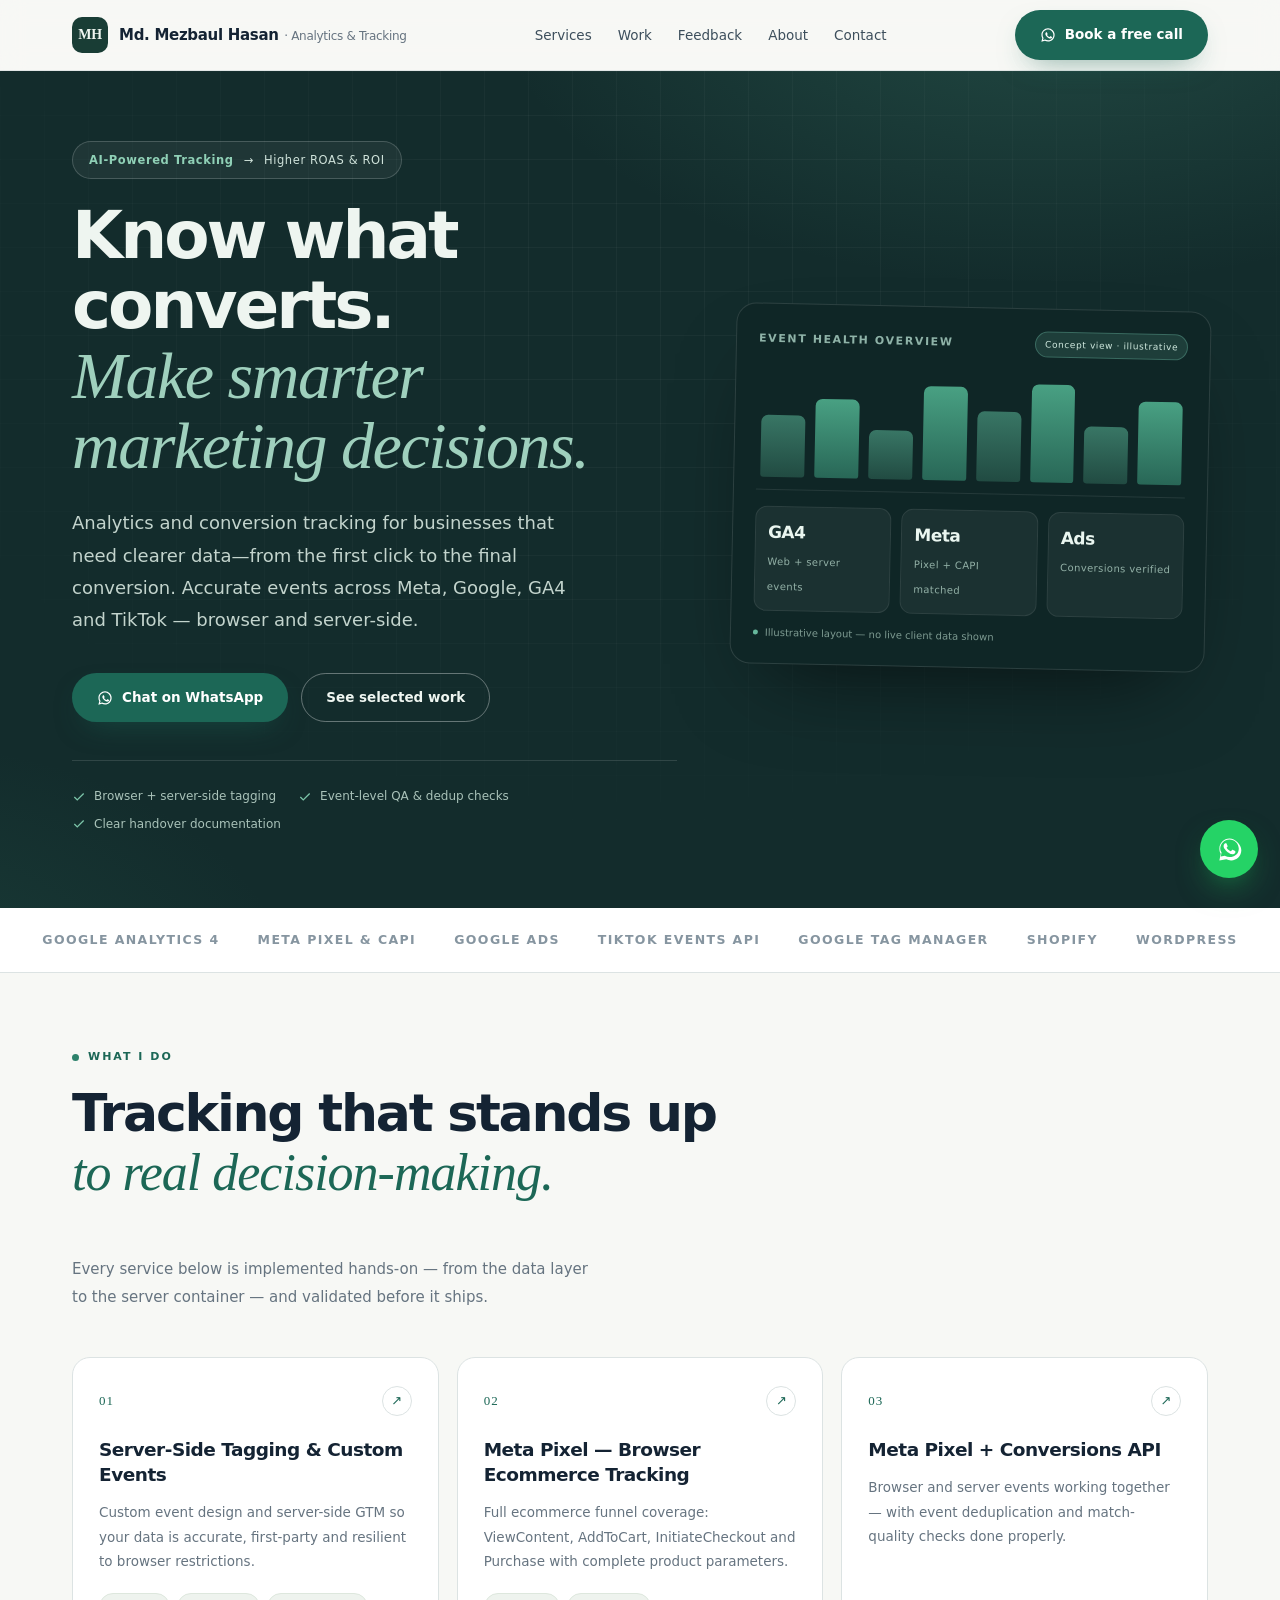
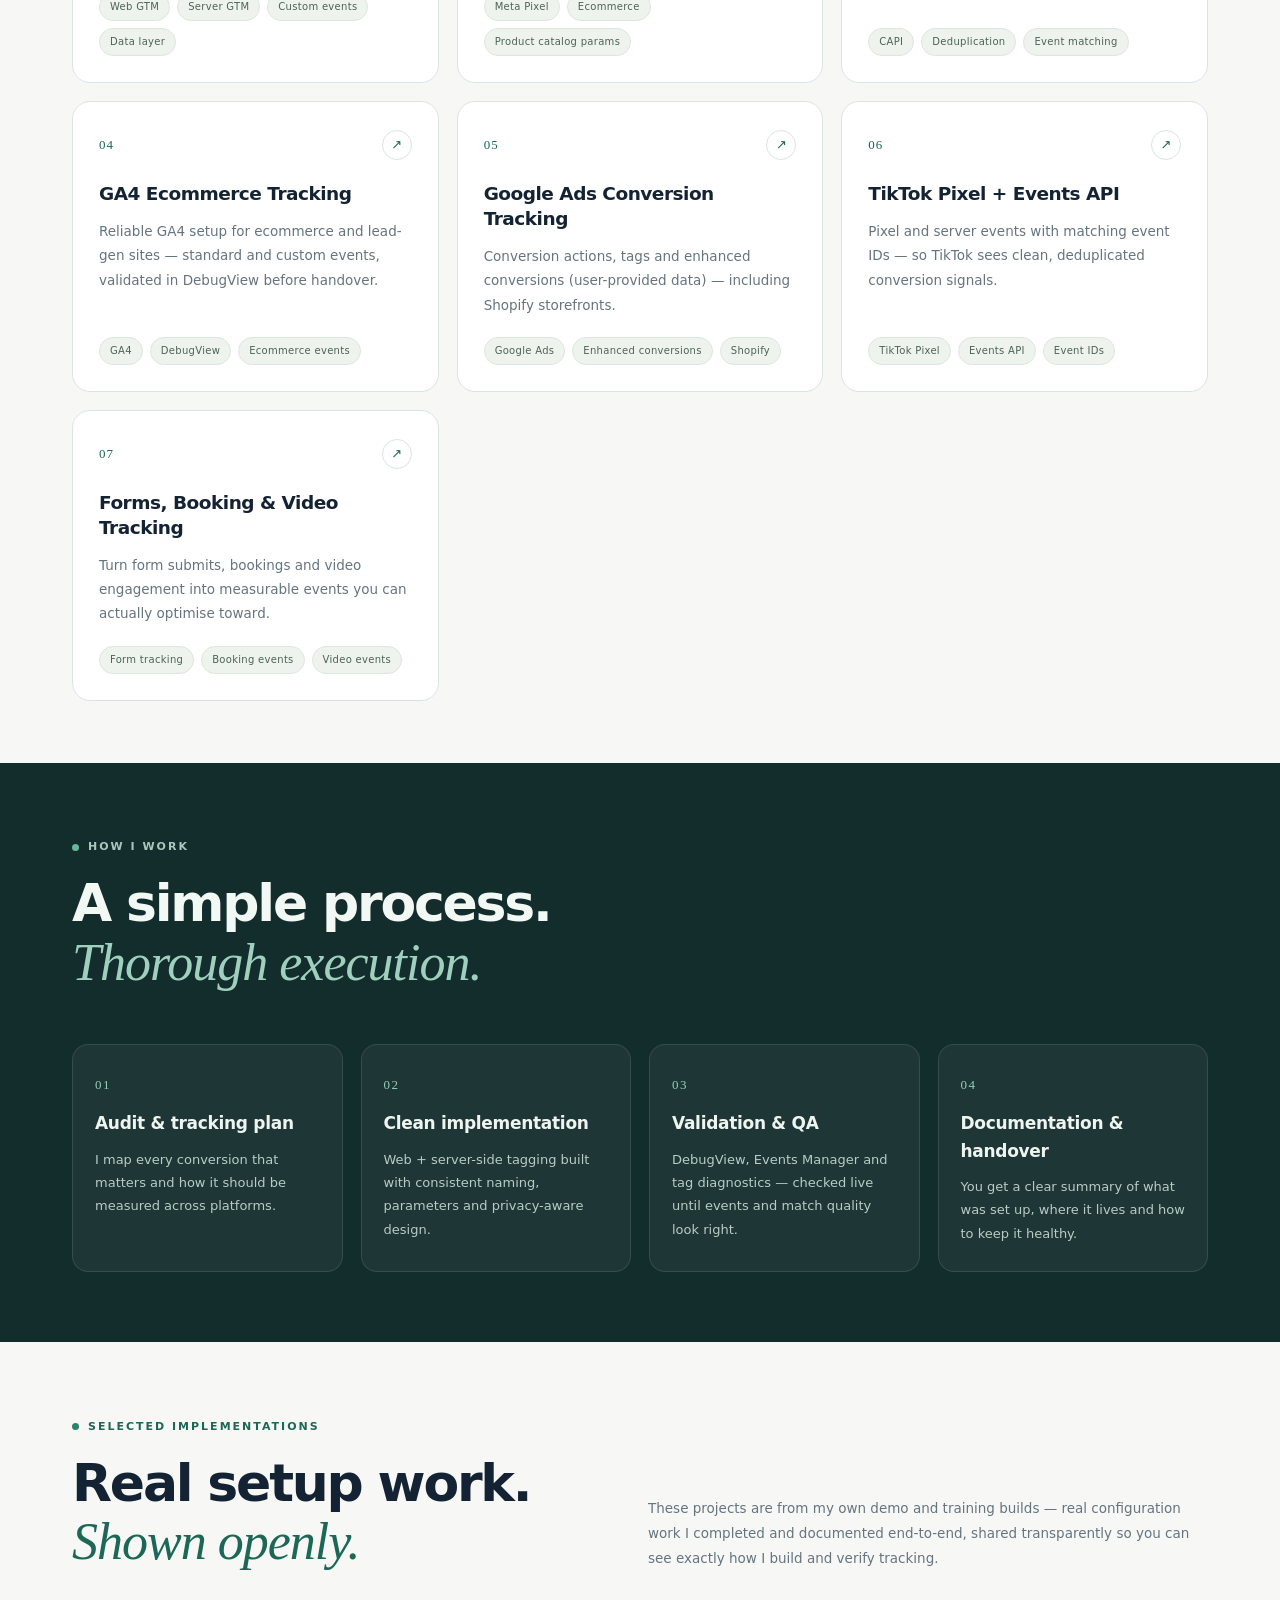
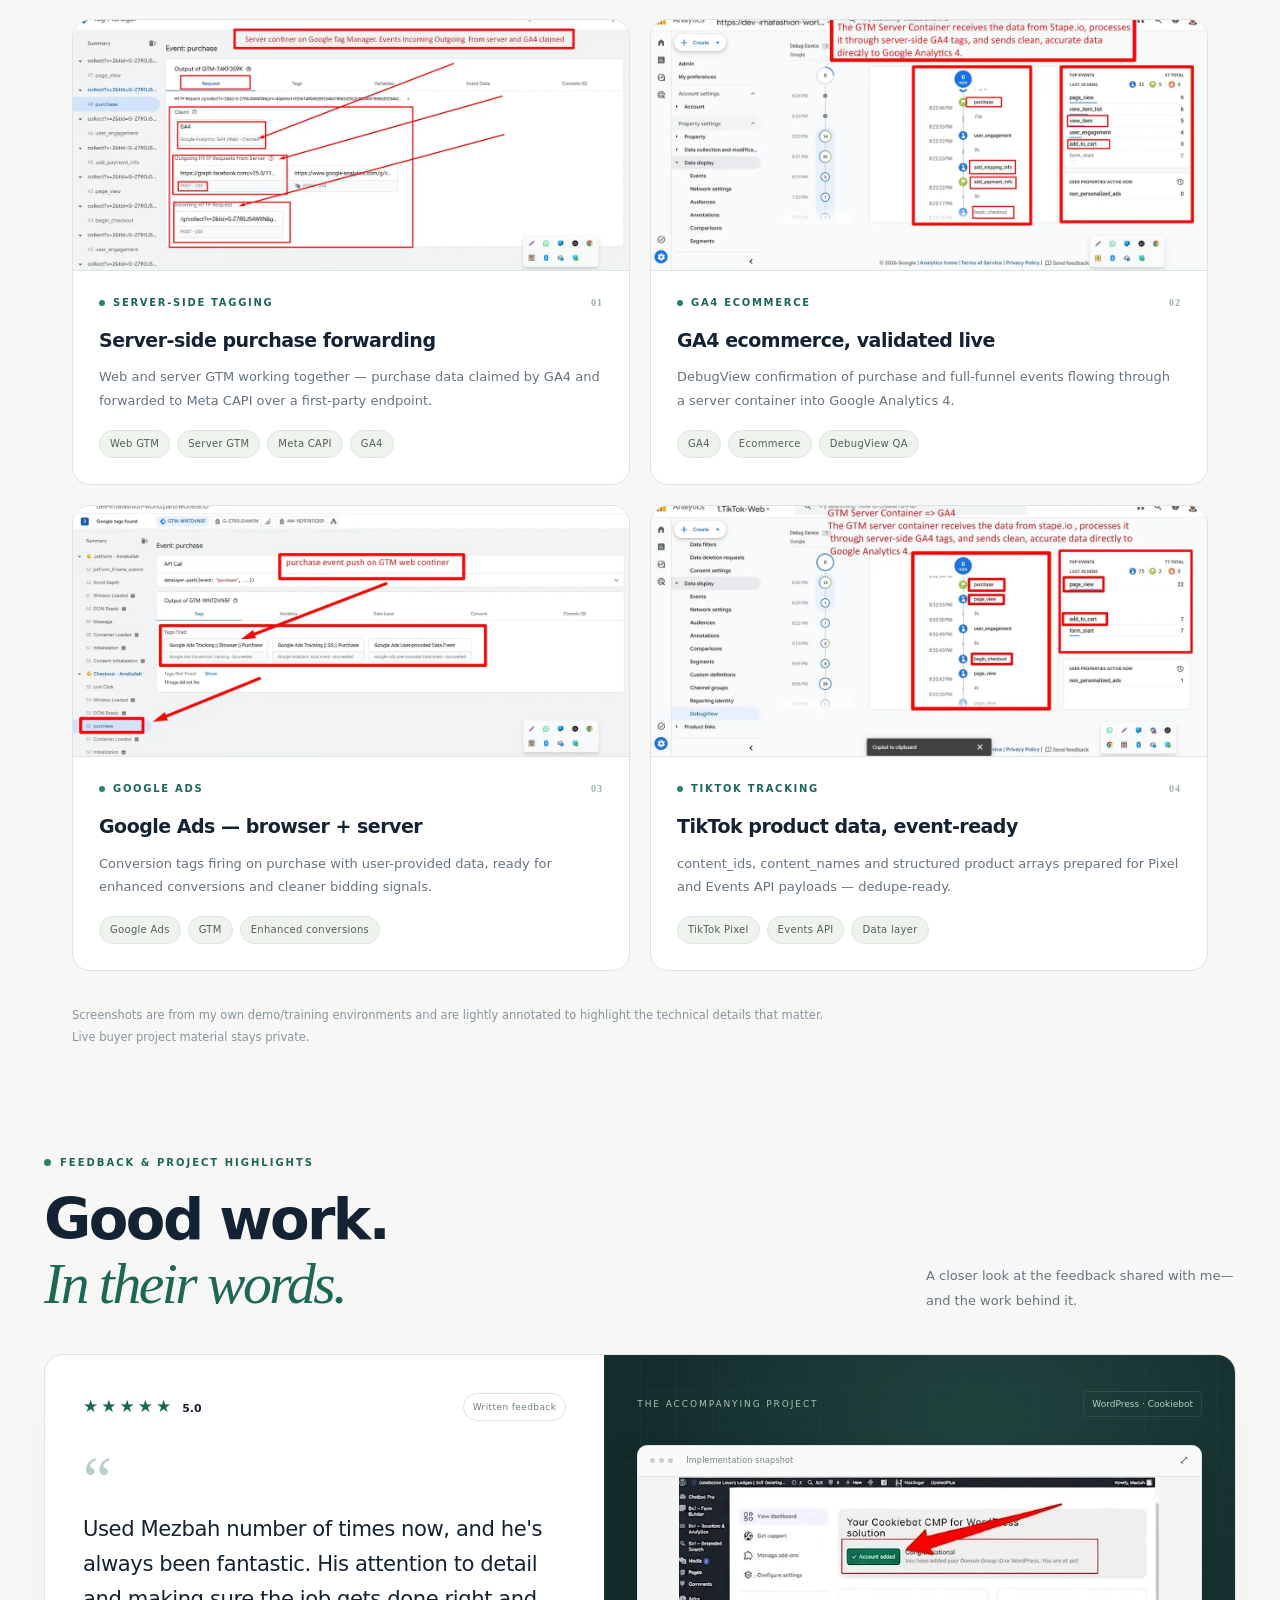
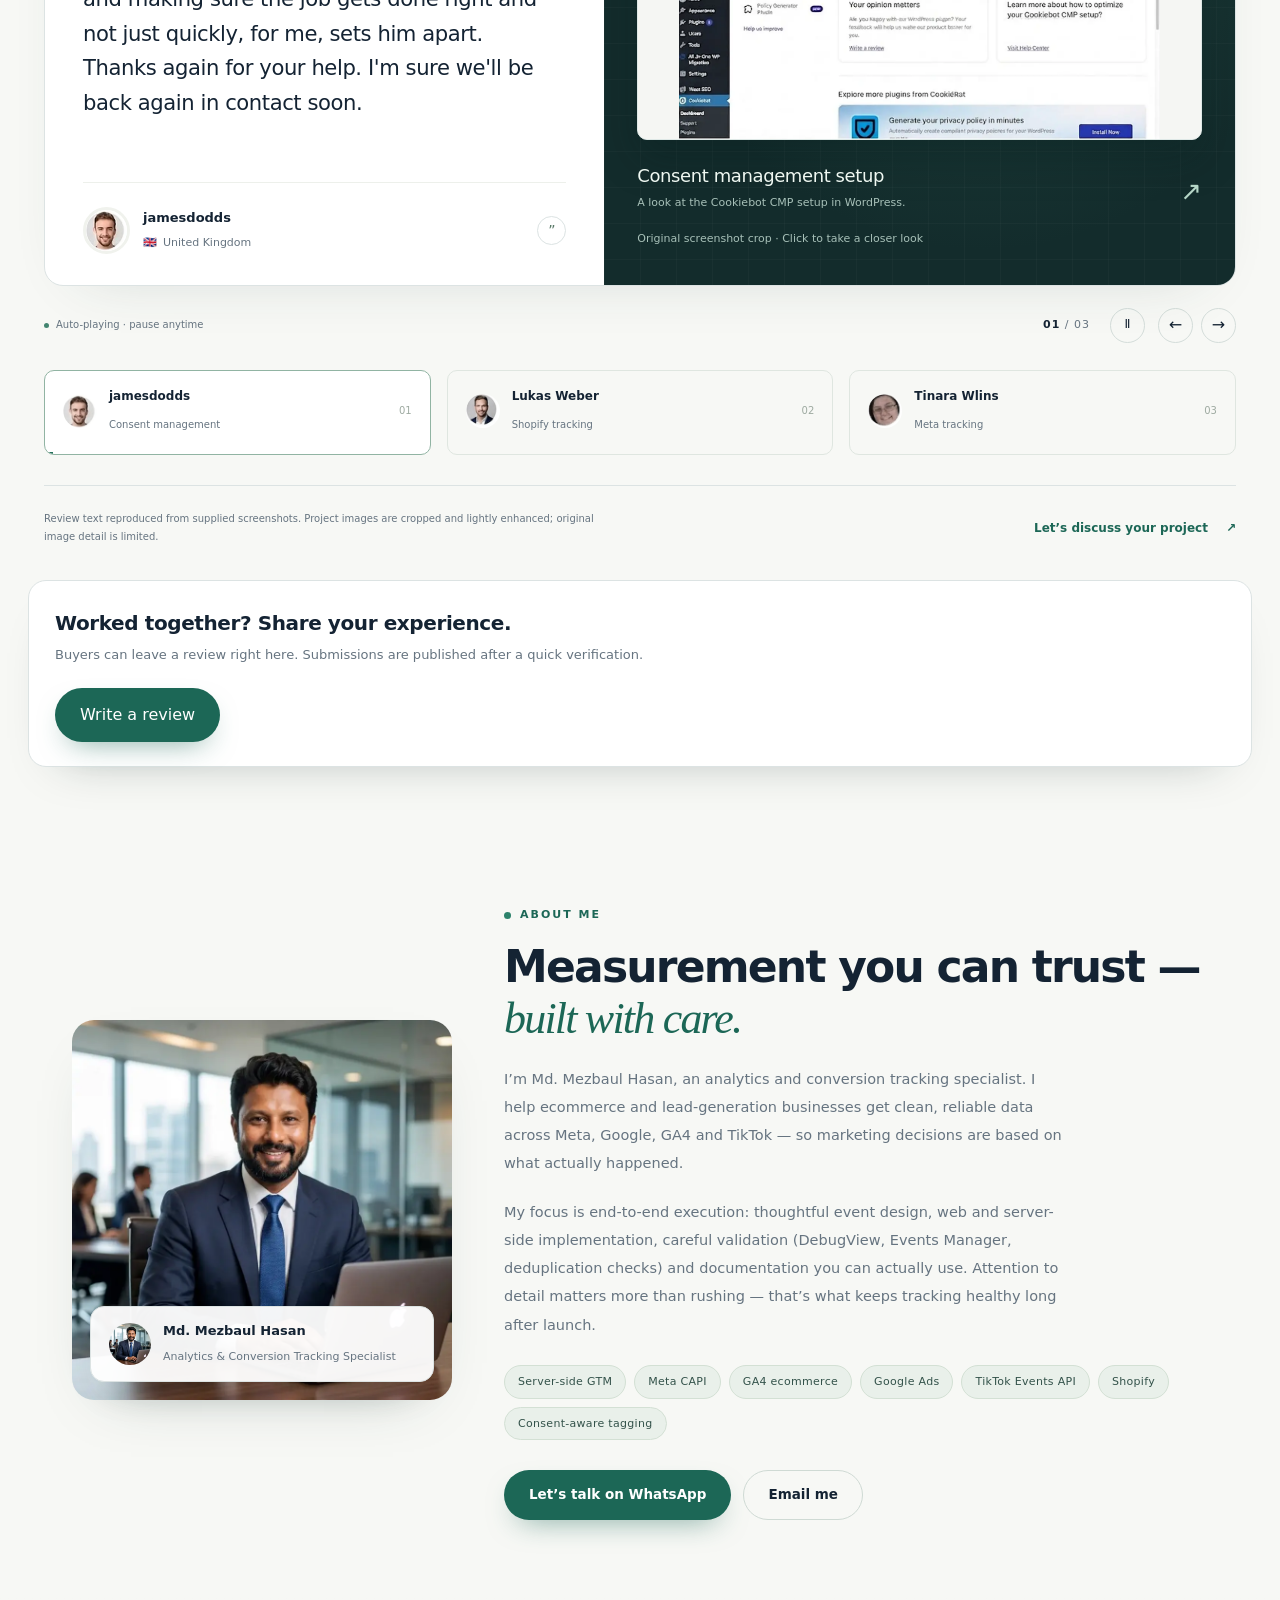
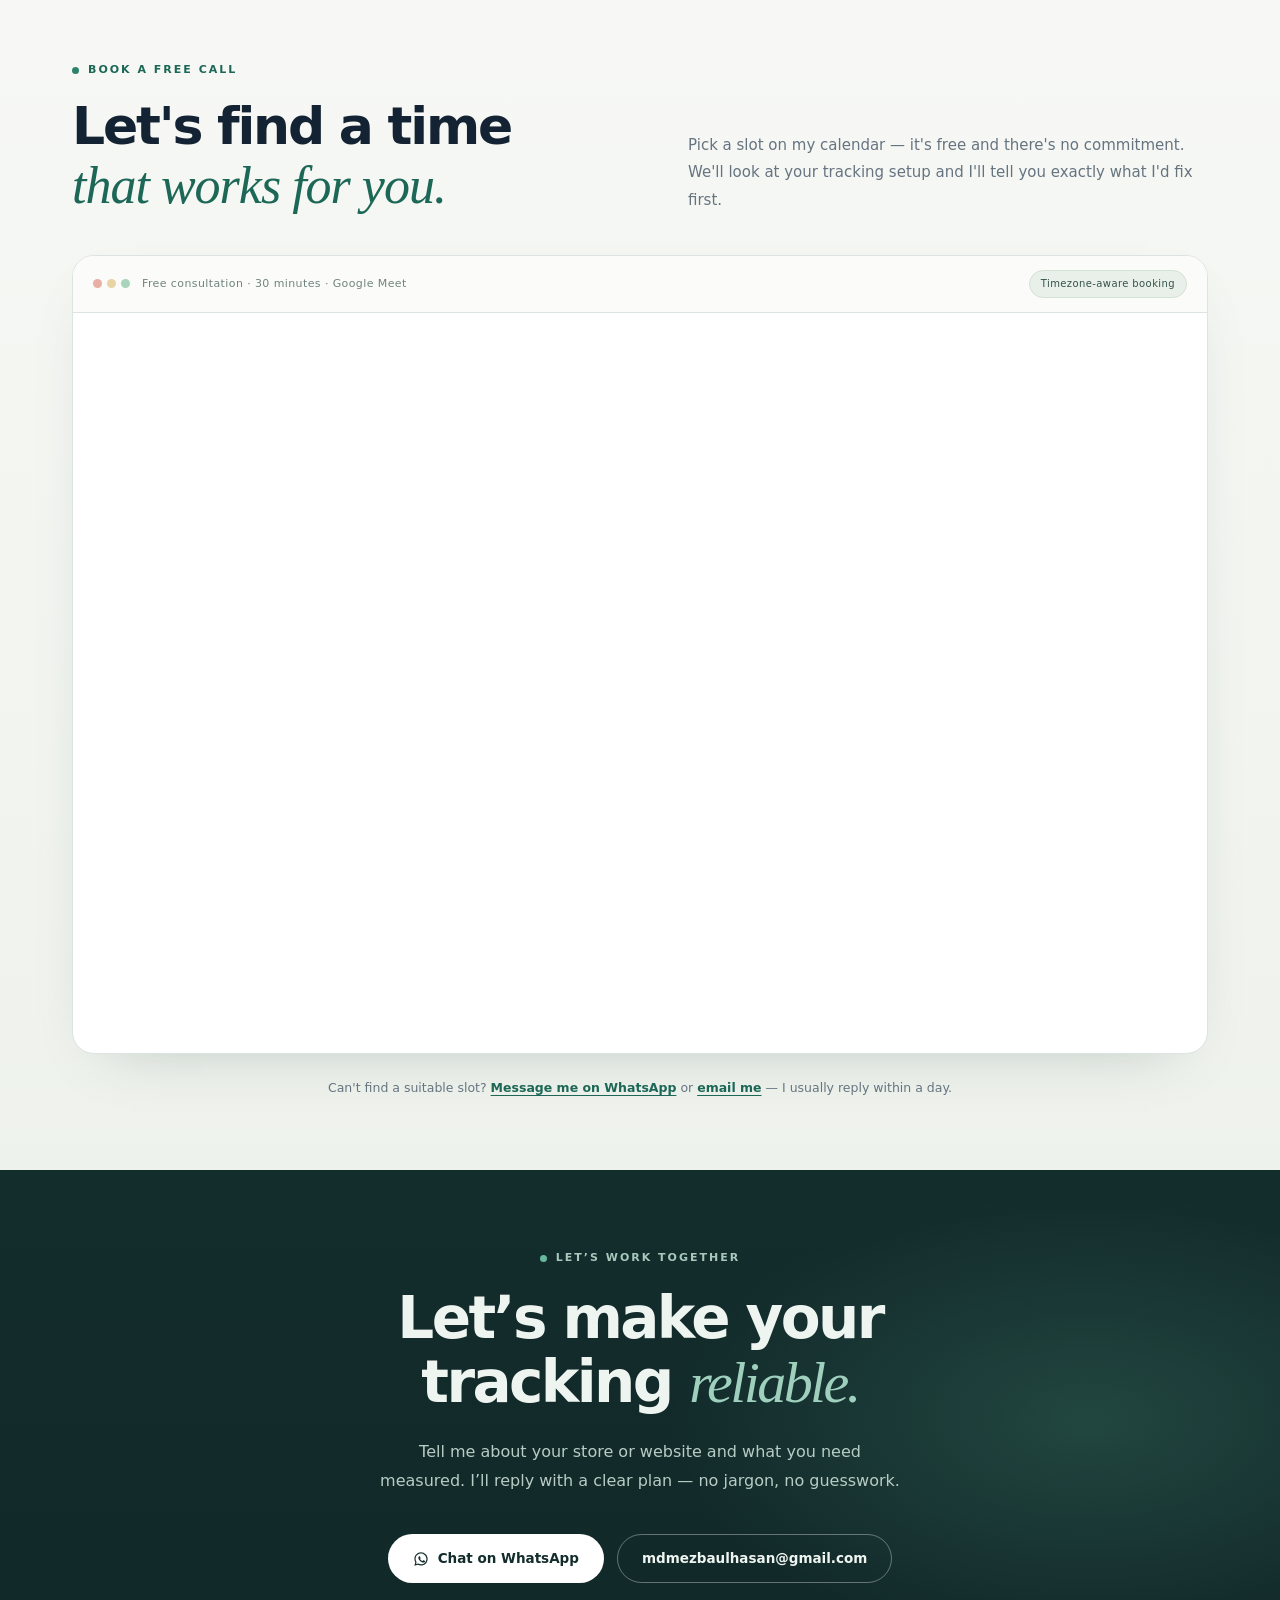
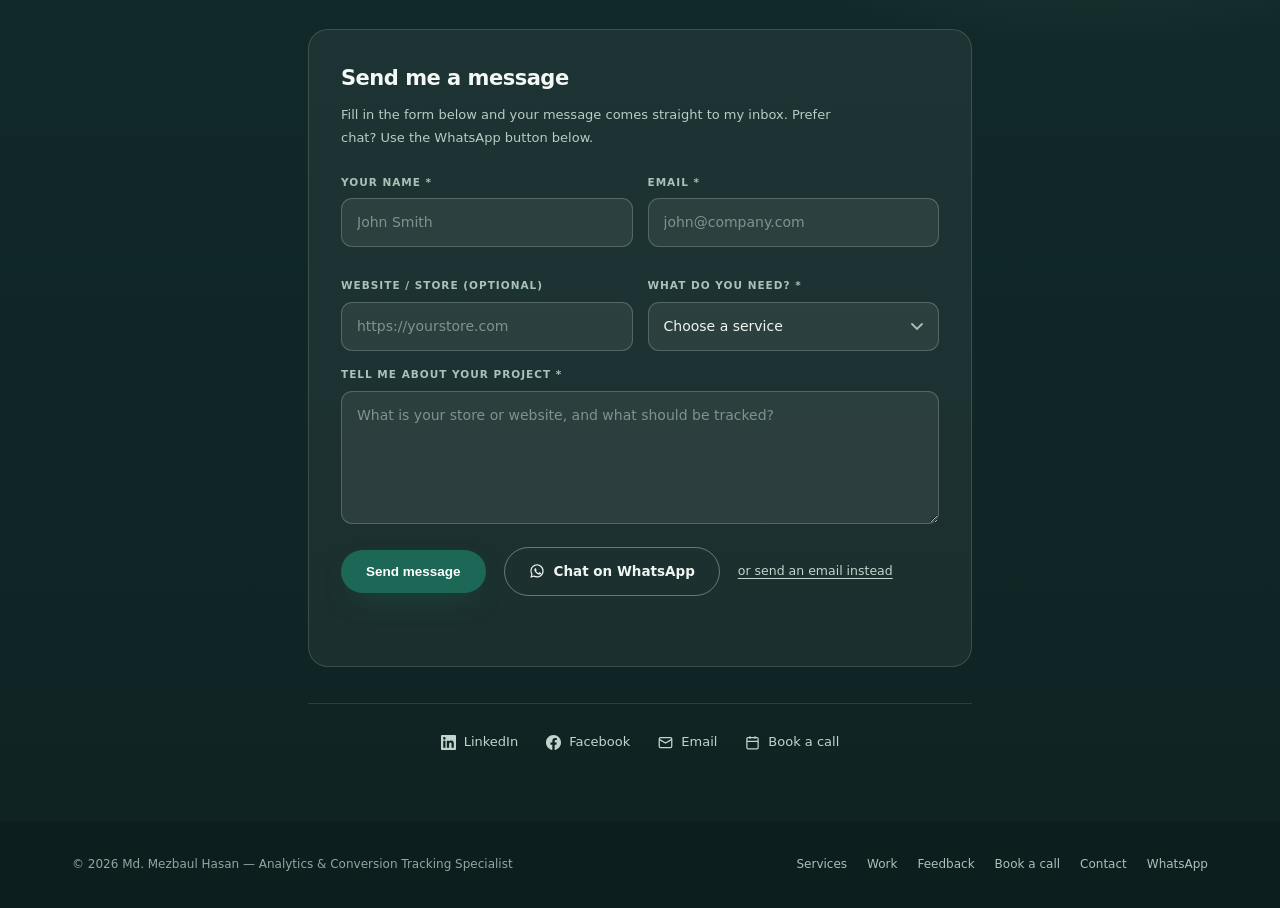
<file: index.html>
<!DOCTYPE html>
<html lang="en">
<head>
<meta charset="UTF-8"/>
<meta name="viewport" content="width=device-width,initial-scale=1"/>
<title>Md. Mezbaul Hasan — Analytics &amp; Conversion Tracking Specialist</title>
<meta name="description" content="Independent analytics and conversion tracking specialist. GA4, Meta Pixel &amp; Conversions API, Google Ads, TikTok Events API, server-side GTM and Shopify tracking — implemented, validated and documented."/>
<meta name="author" content="Md. Mezbaul Hasan"/>
<meta name="robots" content="index,follow"/>
<meta property="og:type" content="website"/>
<meta property="og:title" content="Md. Mezbaul Hasan — Analytics &amp; Conversion Tracking Specialist"/>
<meta property="og:description" content="Know what converts. Make smarter marketing decisions. Clean, reliable tracking across GA4, Meta, Google Ads and TikTok — from the first click to the final conversion."/>
<meta property="og:image" content="./assets/portrait.webp"/>
<meta name="twitter:card" content="summary_large_image"/>
<meta name="twitter:title" content="Md. Mezbaul Hasan — Analytics &amp; Conversion Tracking Specialist"/>
<meta name="twitter:description" content="Clean, reliable tracking across GA4, Meta, Google Ads and TikTok — from the first click to the final conversion."/>
<link rel="icon" href="data:image/svg+xml,%3Csvg xmlns='http://www.w3.org/2000/svg' viewBox='0 0 64 64'%3E%3Crect width='64' height='64' rx='14' fill='%23193d35'/%3E%3Ctext x='32' y='41' font-family='Georgia,serif' font-size='26' fill='%23eef5f0' text-anchor='middle'%3EMH%3C/text%3E%3C/svg%3E"/>
<link rel="stylesheet" href="./review-showcase.css"/>
<link rel="dns-prefetch" href="https://api.web3forms.com"/>
<link rel="dns-prefetch" href="https://formsubmit.co"/>
<style>
:root{
  --paper:#f7f8f5; --white:#ffffff; --ink:#142333; --deep:#132c2c; --deep2:#193d35;
  --green:#1c6756; --green-l:#248570; --muted:#667480; --line:#dce3e3;
  --sans:Inter,ui-sans-serif,system-ui,-apple-system,BlinkMacSystemFont,"Segoe UI",sans-serif;
  --serif:Georgia,"Times New Roman",serif;
  --shadow:0 22px 60px -38px rgba(35,63,58,.35);
}
*{box-sizing:border-box}
html{scroll-behavior:smooth}
@media (prefers-reduced-motion:reduce){html{scroll-behavior:auto} *{animation:none!important;transition:none!important}}
body{margin:0;background:var(--paper);color:var(--ink);font-family:var(--sans);font-size:16px;line-height:1.6;-webkit-font-smoothing:antialiased;overflow-x:hidden}
img{max-width:100%;display:block}
a{color:inherit}
h1,h2,h3,p{margin-top:0}
.container{max-width:1192px;margin:0 auto;padding:0 28px}
.kicker{display:inline-flex;align-items:center;gap:9px;font-size:11px;font-weight:700;letter-spacing:2px;text-transform:uppercase;color:var(--green)}
.kicker::before{content:"";height:7px;width:7px;border-radius:50%;background:#2d826b}
.kicker-light{color:#a9c8bc} .kicker-light::before{background:#67b79c}
.section-title{font-size:clamp(34px,4.2vw,52px);font-weight:550;letter-spacing:-2.2px;line-height:1.12;margin:16px 0 0}
.section-title em{font-family:var(--serif);font-weight:400;color:var(--green);letter-spacing:-1px}
.section-lead{max-width:520px;color:var(--muted);font-size:15px;line-height:1.85;margin:18px 0 0}
.skip{position:absolute;left:-9999px;top:0;background:var(--deep);color:#fff;padding:10px 16px;border-radius:8px;z-index:200}
.skip:focus{left:12px;top:12px}
/* Header */
.site-header{position:sticky;top:0;z-index:100;background:rgba(247,248,245,.88);backdrop-filter:blur(12px);border-bottom:1px solid rgba(220,227,227,.8)}
.nav{display:flex;align-items:center;justify-content:space-between;gap:20px;height:70px}
.brand{display:flex;align-items:center;gap:11px;text-decoration:none;font-weight:650;letter-spacing:-.3px;font-size:15px;white-space:nowrap}
.brand-mark{width:36px;height:36px;border-radius:10px;background:var(--deep2);color:#eef5f0;display:grid;place-items:center;font-family:var(--serif);font-size:14px}
.brand-role{color:var(--muted);font-weight:500;font-size:12px;margin-left:2px}
.nav-links{display:flex;align-items:center;gap:26px;list-style:none;margin:0;padding:0}
.nav-links a{text-decoration:none;font-size:13.5px;color:#3d4f5c;font-weight:520;transition:color .18s}
.nav-links a:hover{color:var(--green)}
.btn{display:inline-flex;align-items:center;gap:9px;border-radius:50px;padding:13px 24px;font-size:13.5px;font-weight:640;text-decoration:none;border:1px solid transparent;cursor:pointer;transition:transform .18s,background .18s,box-shadow .18s;white-space:nowrap}
.btn:hover{transform:translateY(-2px)}
.btn-primary{background:var(--green);color:#fff;box-shadow:0 12px 30px -14px rgba(28,103,86,.65)}
.btn-primary:hover{background:#175a4b}
.btn-ghost{border-color:#cfdad4;color:var(--ink);background:transparent}
.btn-ghost:hover{background:#e9efe9}
.btn-light{background:#fff;color:var(--deep)}
.btn-outline-light{border-color:rgba(255,255,255,.35);color:#eef5f0}
.btn-outline-light:hover{background:rgba(255,255,255,.1)}
.btn .wa-icon{width:16px;height:16px;flex:0 0 auto}
.nav-cta{display:inline-flex}
.burger{display:none;background:none;border:1px solid var(--line);border-radius:9px;width:42px;height:38px;cursor:pointer;align-items:center;justify-content:center;flex-direction:column;gap:4px;padding:0}
.burger span{display:block;width:17px;height:2px;background:var(--ink);border-radius:2px}
.mobile-menu{display:none;border-top:1px solid var(--line);background:var(--white)}
.mobile-menu.open{display:block}
.mobile-menu ul{list-style:none;margin:0;padding:12px 28px 18px}
.mobile-menu a{display:block;padding:11px 0;text-decoration:none;font-size:15px;border-bottom:1px solid #edf0eb}
.mobile-menu .btn{margin-top:14px;width:100%;justify-content:center}
/* Hero */
.hero{position:relative;background:var(--deep);color:#eef5f0;overflow:hidden}
.hero::before{content:"";position:absolute;inset:0;background:radial-gradient(ellipse 900px 480px at 82% -10%,rgba(72,150,128,.28),transparent 62%),radial-gradient(ellipse 700px 420px at -10% 110%,rgba(46,110,92,.25),transparent 60%)}
.hero-grid-lines{position:absolute;inset:0;background-image:linear-gradient(rgba(255,255,255,.035) 1px,transparent 1px),linear-gradient(90deg,rgba(255,255,255,.035) 1px,transparent 1px);background-size:44px 44px;mask-image:radial-gradient(ellipse 80% 80% at 50% 30%,#000 30%,transparent 80%);pointer-events:none}
.hero-inner{position:relative;display:grid;grid-template-columns:1.12fr .88fr;gap:56px;align-items:center;padding:70px 28px 74px;max-width:1192px;margin:0 auto}
.hero h1{font-size:clamp(40px,5.4vw,66px);font-weight:550;letter-spacing:-3px;line-height:1.06;margin:22px 0 0}
.hero h1 em{font-family:var(--serif);font-style:italic;font-weight:400;color:#9fd0bd;letter-spacing:-1.5px}
.hero-sub{font-size:clamp(15px,1.5vw,18px);line-height:1.8;color:#c3d4cd;max-width:520px;margin:26px 0 0}
.hero-tag{display:inline-flex;align-items:center;gap:10px;border:1px solid rgba(255,255,255,.18);border-radius:50px;padding:9px 16px;font-size:11.5px;letter-spacing:.6px;color:#cfe2da;background:rgba(255,255,255,.05)}
.hero-tag b{color:#8fd0b6;font-weight:650}
.hero-cta{display:flex;flex-wrap:wrap;gap:13px;margin-top:36px}
.hero-trust{display:flex;flex-wrap:wrap;gap:8px 22px;margin-top:38px;padding-top:26px;border-top:1px solid rgba(255,255,255,.12)}
.hero-trust span{display:inline-flex;align-items:center;gap:8px;font-size:12px;color:#a9c2b9}
.hero-trust svg{width:14px;height:14px;color:#7cc5a9}
/* Hero visual card */
.hv{background:#0f2626;border:1px solid rgba(255,255,255,.12);border-radius:20px;padding:22px;box-shadow:0 40px 90px -40px rgba(0,0,0,.65);transform:rotate(1.2deg)}
.hv-head{display:flex;justify-content:space-between;align-items:center;gap:12px;margin-bottom:18px}
.hv-title{font-size:11px;letter-spacing:1.6px;text-transform:uppercase;color:#8fb3a8;font-weight:650}
.hv-pill{font-size:9px;letter-spacing:.6px;color:#cfe8de;background:rgba(110,190,165,.16);border:1px solid rgba(110,190,165,.35);border-radius:30px;padding:5px 9px}
.hv-row{display:flex;align-items:flex-end;gap:10px;height:120px;padding:0 4px 12px;border-bottom:1px solid rgba(255,255,255,.09)}
.hv-bar{flex:1;border-radius:7px 7px 3px 3px;background:linear-gradient(180deg,#4fae8d,#2b6e5c);opacity:.9}
.hv-bar:nth-child(odd){background:linear-gradient(180deg,#3d7f6c,#234f45)}
.hv-stats{display:grid;grid-template-columns:repeat(3,1fr);gap:10px;margin-top:16px}
.hv-stat{background:rgba(255,255,255,.05);border:1px solid rgba(255,255,255,.08);border-radius:12px;padding:12px}
.hv-stat b{display:block;font-size:17px;letter-spacing:-.5px;color:#eaf6f0;font-weight:600}
.hv-stat span{font-size:10px;color:#93b1a7;letter-spacing:.4px}
.hv-caption{margin-top:14px;font-size:10px;color:#7d9a91;display:flex;align-items:center;gap:7px}
.hv-caption::before{content:"";width:5px;height:5px;border-radius:50%;background:#67b79c}
/* Platform strip */
.strip{background:var(--white);border-bottom:1px solid var(--line)}
.strip-inner{display:flex;align-items:center;justify-content:center;flex-wrap:wrap;gap:14px 38px;padding:22px 28px}
.strip span{font-size:12.5px;letter-spacing:1.4px;text-transform:uppercase;color:#8695a0;font-weight:600}
/* Services */
.services{padding:70px 0 62px}
.svc-head{display:flex;justify-content:space-between;align-items:flex-end;gap:36px;flex-wrap:wrap;margin-bottom:46px}
.svc-grid{display:grid;grid-template-columns:repeat(3,1fr);gap:18px}
.svc-card{background:var(--white);border:1px solid var(--line);border-radius:18px;padding:28px 26px 26px;display:flex;flex-direction:column;transition:transform .22s ease,box-shadow .22s ease,border-color .22s}
.svc-card:hover{transform:translateY(-5px);box-shadow:var(--shadow);border-color:#bfd3ca}
.svc-top{display:flex;justify-content:space-between;align-items:center;margin-bottom:22px}
.svc-no{font-family:var(--serif);font-size:13px;color:var(--green);letter-spacing:1px}
.svc-arrow{width:30px;height:30px;border:1px solid var(--line);border-radius:50%;display:grid;place-items:center;color:var(--green);font-size:13px}
.svc-card h3{font-size:18.5px;letter-spacing:-.5px;font-weight:600;line-height:1.35;margin:0 0 12px}
.svc-card p{color:var(--muted);font-size:13.5px;line-height:1.8;margin:0 0 20px}
.svc-tags{display:flex;flex-wrap:wrap;gap:7px;margin-top:auto}
.svc-tags span{font-size:10px;letter-spacing:.3px;color:#4c6357;background:#eef3ee;border:1px solid #dde7dd;border-radius:30px;padding:5px 10px}
/* Process */
.process{background:var(--deep);color:#eef5f0;padding:70px 0}
.process .section-title{color:#f2f8f4}
.process .section-title em{color:#9fd0bd}
.pr-grid{list-style:none;display:grid;grid-template-columns:repeat(4,1fr);gap:18px;margin:52px 0 0;padding:0}
.pr-step{background:rgba(255,255,255,.05);border:1px solid rgba(255,255,255,.1);border-radius:16px;padding:26px 22px;position:relative}
.pr-no{font-family:var(--serif);color:#8fd0b6;font-size:13px;letter-spacing:1.5px}
.pr-step h3{font-size:17px;letter-spacing:-.3px;font-weight:600;margin:14px 0 10px}
.pr-step p{color:#b7ccc4;font-size:13px;line-height:1.8;margin:0}
/* Work / evidence */
.work{padding:70px 0 54px}
.work-note{max-width:560px;margin:20px 0 0;color:var(--muted);font-size:13.5px;line-height:1.85}
.wi-grid{display:grid;grid-template-columns:repeat(2,1fr);gap:20px;margin-top:48px}
.wi-card{background:var(--white);border:1px solid var(--line);border-radius:18px;overflow:hidden;display:flex;flex-direction:column;transition:transform .22s,box-shadow .22s}
.wi-card:hover{transform:translateY(-4px);box-shadow:var(--shadow)}
.wi-media{position:relative;border:0;padding:0;cursor:zoom-in;background:#eef2ef;width:100%;display:block;border-bottom:1px solid var(--line)}
.wi-media img{width:100%;height:250px;object-fit:cover;object-position:top center}
.wi-zoom{position:absolute;top:12px;right:12px;width:32px;height:32px;border-radius:50%;background:rgba(19,44,44,.82);color:#fff;display:grid;place-items:center;font-size:13px;opacity:0;transition:opacity .2s}
.wi-media:hover .wi-zoom{opacity:1}
.wi-body{padding:24px 26px 26px;display:flex;flex-direction:column;flex:1}
.wi-eyebrow{display:flex;align-items:center;gap:8px;font-size:10px;font-weight:700;letter-spacing:1.7px;text-transform:uppercase;color:var(--green)}
.wi-dot{width:6px;height:6px;border-radius:50%;background:#2d826b}
.wi-no{margin-left:auto;color:#9db0a6;font-family:var(--serif);letter-spacing:1px}
.wi-body h3{font-size:19px;letter-spacing:-.5px;margin:14px 0 10px;font-weight:600}
.wi-body p{color:var(--muted);font-size:13px;line-height:1.8;margin:0 0 18px}
.wi-tags{display:flex;flex-wrap:wrap;gap:7px;margin-top:auto}
.wi-tag{font-size:10px;letter-spacing:.3px;color:#4c6357;background:#eef3ee;border:1px solid #dde7dd;border-radius:30px;padding:5px 10px}
.work-disclaimer{margin-top:34px;font-size:11.5px;color:#8794a0;line-height:1.9;max-width:760px}
/* About */
.about{padding:64px 0 72px}
.about-grid{display:grid;grid-template-columns:380px 1fr;gap:52px;align-items:center}
.about-photo{position:relative;max-width:380px}
.about-photo>img{border-radius:22px;box-shadow:var(--shadow);width:100%;max-width:380px;height:auto;aspect-ratio:auto;object-fit:contain}
.about-badge{position:absolute;bottom:18px;left:18px;right:18px;background:rgba(255,255,255,.95);border:1px solid var(--line);border-radius:14px;padding:14px 18px;display:flex;align-items:center;gap:12px;box-shadow:0 18px 40px -22px rgba(19,44,44,.4)}
.about-badge img{width:42px;height:42px;border-radius:50%;max-width:none;aspect-ratio:auto;box-shadow:none}
.about-badge b{display:block;font-size:13px}
.about-badge span{font-size:11px;color:var(--muted)}
.about-text h2{font-size:clamp(30px,3.6vw,44px);letter-spacing:-1.8px;line-height:1.15;font-weight:550;margin:16px 0 0}
.about-text h2 em{font-family:var(--serif);font-weight:400;color:var(--green)}
.about-text p{color:var(--muted);font-size:14.5px;line-height:1.95;margin:20px 0 0;max-width:560px}
.about-chips{display:flex;flex-wrap:wrap;gap:8px;margin-top:26px}
.about-chips span{font-size:11px;letter-spacing:.3px;color:#33524a;background:#e9f0ea;border:1px solid #d3e0d4;border-radius:30px;padding:7px 13px}
.about-cta{display:flex;flex-wrap:wrap;gap:12px;margin-top:30px}
/* Contact */
.contact{background:linear-gradient(180deg,#132c2c,#0f2323);color:#eef5f0;padding:74px 0 68px;position:relative;overflow:hidden}
.contact::before{content:"";position:absolute;inset:0;background:radial-gradient(ellipse 700px 380px at 85% 20%,rgba(88,170,142,.22),transparent 60%);pointer-events:none}
.contact-inner{position:relative;text-align:center;max-width:720px;margin:0 auto}
.contact h2{font-size:clamp(36px,4.6vw,58px);font-weight:550;letter-spacing:-2.6px;line-height:1.1;margin:18px 0 0}
.contact h2 em{font-family:var(--serif);font-weight:400;color:#9fd0bd}
.contact p{color:#b7ccc4;font-size:16px;line-height:1.85;margin:22px auto 0;max-width:520px}
.contact-cta{display:flex;justify-content:center;flex-wrap:wrap;gap:13px;margin-top:38px}
.contact-links{display:flex;justify-content:center;flex-wrap:wrap;gap:10px 28px;margin-top:36px;padding-top:28px;border-top:1px solid rgba(255,255,255,.12)}
.contact-links a{display:inline-flex;align-items:center;gap:8px;color:#c3d4cd;text-decoration:none;font-size:13px;transition:color .18s}
.contact-links a:hover{color:#fff}
.contact-links svg{width:15px;height:15px}
/* Footer */
.site-footer{background:#0c1e1e;color:#8fa8a0;padding:34px 0}
.footer-inner{display:flex;justify-content:space-between;align-items:center;gap:18px;flex-wrap:wrap;font-size:12px}
.footer-inner a{color:#a9c2b9;text-decoration:none}
.footer-inner a:hover{color:#fff}
.footer-links{display:flex;gap:20px;flex-wrap:wrap}
/* Lightbox */
.zoom-dialog{border:1px solid #cfdcd5;border-radius:17px;padding:0;width:min(1100px,94vw);max-height:92vh;overflow:auto;background:#f6f8f5;box-shadow:0 25px 100px rgba(6,27,49,.35)}
.zoom-dialog::backdrop{background:rgba(12,32,44,.72);backdrop-filter:blur(7px)}
.zoom-head{padding:18px 22px;display:flex;justify-content:space-between;align-items:center;gap:18px;border-bottom:1px solid #dce4df}
.zoom-head h3{margin:0;font-size:16px;font-weight:600}
.zoom-close{border:1px solid #cfdad4;background:#fff;color:#243b32;border-radius:50%;width:34px;height:34px;cursor:pointer;font-size:20px;line-height:1}
.zoom-dialog img{display:block;max-width:100%;max-height:70vh;width:auto;margin:18px auto}
.zoom-caption{font-size:11px;color:#617169;padding:0 22px 20px;margin:0;line-height:1.8}

/* Contact form */
.cform{background:rgba(255,255,255,.05);border:1px solid rgba(255,255,255,.14);border-radius:20px;padding:32px 32px 28px;max-width:720px;margin:46px auto 0;text-align:left}
.cform-head h3{font-size:21px;letter-spacing:-.5px;font-weight:600;margin:0 0 8px;color:#f2f8f4}
.cform-head p{color:#b7ccc4;font-size:13px;line-height:1.75;margin:0 0 24px}
.cform-grid{display:grid;grid-template-columns:1fr 1fr;gap:15px}
.cform-field{display:block;margin:0 0 15px}
.cform-field>span{display:block;font-size:10.5px;letter-spacing:1px;text-transform:uppercase;color:#a9c2b9;margin-bottom:8px;font-weight:650}
.cform-field input,.cform-field select,.cform-field textarea{width:100%;background:rgba(255,255,255,.07);border:1px solid rgba(255,255,255,.2);color:#eef5f0;border-radius:11px;padding:13px 15px;font-size:14px;font-family:inherit;line-height:1.5;transition:border-color .18s,background .18s}
.cform-field input::placeholder,.cform-field textarea::placeholder{color:#7d948c}
.cform-field input:focus,.cform-field select:focus,.cform-field textarea:focus{outline:none;border-color:#67b79c;background:rgba(255,255,255,.11)}
.cform-field textarea{resize:vertical;min-height:118px}
.cform-field select{appearance:none;-webkit-appearance:none;background-image:url("data:image/svg+xml,%3Csvg xmlns='http://www.w3.org/2000/svg' width='12' height='8' viewBox='0 0 12 8'%3E%3Cpath d='M1 1l5 5 5-5' stroke='%23a9c2b9' stroke-width='1.8' fill='none' stroke-linecap='round'/%3E%3C/svg%3E");background-repeat:no-repeat;background-position:right 15px center;padding-right:38px}
.cform-field select option{color:#142333;background:#fff}
.cform-field.invalid input,.cform-field.invalid select,.cform-field.invalid textarea{border-color:#e8917f;background:rgba(232,145,127,.12)}
.cform-foot{display:flex;flex-wrap:wrap;align-items:center;gap:18px;margin-top:6px}
.cform-mail{color:#c3d4cd;font-size:12.5px;text-decoration:underline;text-underline-offset:3px}
.cform-mail:hover{color:#fff}
.cform-status{margin:16px 0 0;font-size:12.5px;line-height:1.7;color:#9fd0bd;min-height:20px}
.cform-status.error{color:#f2b8ab}

/* Booking / Calendly */
section[id]{scroll-margin-top:92px}
.booking{padding:64px 0 70px;background:linear-gradient(180deg,#f7f8f5,#eef2ec)}
.bk-head{display:flex;justify-content:space-between;align-items:flex-end;gap:36px;flex-wrap:wrap;margin-bottom:40px}
.bk-shell{background:#fff;border:1px solid var(--line);border-radius:22px;overflow:hidden;box-shadow:var(--shadow)}
.bk-bar{display:flex;align-items:center;gap:12px;padding:14px 20px;border-bottom:1px solid var(--line);background:#fbfcfa}
.bk-dots{display:flex;gap:5px}
.bk-dots i{width:9px;height:9px;border-radius:50%;background:#d8e0d6;display:block}
.bk-dots i:nth-child(1){background:#e8b0a4}
.bk-dots i:nth-child(2){background:#e8d4a4}
.bk-dots i:nth-child(3){background:#a8d4bc}
.bk-bar-title{font-size:11px;letter-spacing:.4px;color:#71837f;white-space:nowrap;overflow:hidden;text-overflow:ellipsis}
.bk-bar-badge{margin-left:auto;font-size:10px;letter-spacing:.4px;color:#33524a;background:#e9f0ea;border:1px solid #d3e0d4;border-radius:30px;padding:5px 11px;white-space:nowrap}
.bk-frame{position:relative;min-height:420px}
.bk-fallback{display:flex;flex-direction:column;align-items:center;justify-content:center;gap:14px;text-align:center;min-height:420px;padding:40px 24px}
.bk-fallback[hidden]{display:none}
.bk-fallback h3{margin:0;font-size:19px;letter-spacing:-.4px}
.bk-fallback p{margin:0;color:var(--muted);font-size:13.5px;line-height:1.8;max-width:420px}
.bk-actions{display:flex;flex-wrap:wrap;gap:11px;justify-content:center;margin-top:6px}
.bk-note{margin:22px auto 0;max-width:640px;text-align:center;font-size:12.5px;color:var(--muted);line-height:1.9}
.bk-note a{color:var(--green);font-weight:640;text-decoration:underline;text-underline-offset:3px}
.bk-note a:hover{color:var(--deep)}
@media(max-width:860px){.bk-head{align-items:start}.bk-bar-badge{display:none}.calendly-inline-widget{height:680px!important;min-width:0!important}}
@media(max-width:620px){.booking{padding:64px 0}.calendly-inline-widget{height:620px!important}}
.cform-err{display:block;color:#f2b8ab;font-size:11px;margin-top:6px;letter-spacing:.2px}
/* Responsive */
@media (max-width:1020px){
  .hero-inner{grid-template-columns:1fr;gap:44px;padding:72px 28px 78px}
  .hv{transform:none;max-width:520px}
  .svc-grid{grid-template-columns:repeat(2,1fr)}
  .pr-grid{grid-template-columns:repeat(2,1fr)}
  .about-photo>img{max-width:340px}
}
@media (max-width:860px){
  .about-grid{grid-template-columns:1fr;gap:34px}
  .about-photo{margin:0 auto}
  .nav-links,.nav-cta{display:none}
  .burger{display:flex}
  .wi-grid{grid-template-columns:1fr}
}
@media (max-width:620px){
  .container{padding:0 18px}
  .hero-inner{padding:56px 18px 62px}
  .hero h1{letter-spacing:-2px}
  .hero-cta .btn,.contact-cta .btn{width:100%;justify-content:center}
  .services{padding:64px 0 54px}
  .svc-grid,.pr-grid{grid-template-columns:1fr}
  .process{padding:64px 0}
  .work{padding:64px 0 48px}
  .wi-media img{height:200px}
  .about{padding:56px 0 66px}
  .contact{padding:72px 0 64px}
  .strip-inner{gap:10px 22px;padding:18px}
  .strip span{font-size:10.5px}
}

.rv-submit-wrap{margin-top:34px;background:#fff;border:1px solid var(--line);border-radius:18px;padding:26px 26px 24px;box-shadow:0 22px 50px -34px rgba(19,44,44,.35)}
.rv-submit-wrap h3{font-size:20px;margin:0 0 6px;letter-spacing:-.4px}
.rv-submit-wrap>p.rv-sub{color:var(--muted);font-size:13px;margin:0 0 16px}
.rv-stars{display:flex;flex-direction:row-reverse;justify-content:flex-end;gap:6px;border:0;padding:0;margin:0 0 14px}
.rv-stars input{position:absolute;opacity:0;width:1px;height:1px}
.rv-stars label{font-size:26px;line-height:1;color:#c9d4cd;cursor:pointer;transition:color .15s}
.rv-stars label:hover,.rv-stars label:hover ~ label,.rv-stars input:checked ~ label{color:#e8b64c}
.rv-row{display:grid;grid-template-columns:1fr 1fr;gap:12px}
.rv-field{margin-bottom:12px}
.rv-field label{display:block;font-size:11px;letter-spacing:.5px;text-transform:uppercase;color:var(--muted);margin-bottom:6px}
.rv-field input,.rv-field textarea{width:100%;border:1px solid var(--line);border-radius:10px;padding:11px 13px;font:inherit;font-size:14px;background:#fbfcfa}
.rv-field input:focus,.rv-field textarea:focus{outline:2px solid var(--green);outline-offset:1px;border-color:var(--green)}
.rv-field textarea{min-height:96px;resize:vertical}
.rv-note{font-size:11px;color:var(--muted);margin:10px 0 0}
.rv-hp{position:absolute;left:-9999px;opacity:0;height:0;overflow:hidden}
.rv-msg{font-size:13px;margin:12px 0 0;min-height:18px}
.rv-msg.ok{color:var(--green);font-weight:600}
.rv-msg.err{color:#b3261e;font-weight:600}
.rv-fallback{display:flex;gap:12px;margin-top:14px;flex-wrap:wrap}
.rv-fallback .btn{flex:0 0 auto}
@media (max-width:620px){.rv-row{grid-template-columns:1fr}}

#rv-panel{margin-top:18px;animation:rv-in .25s ease-out}
#rv-panel[hidden]{display:none}
.rv-open{margin-top:6px}
@keyframes rv-in{from{opacity:0;transform:translateY(6px)}to{opacity:1;transform:translateY(0)}}
.client-showcase{padding-top:56px}
.work{padding-bottom:38px}
.wa-float{position:fixed;right:22px;bottom:22px;z-index:999;display:inline-flex;align-items:center;justify-content:center;width:58px;height:58px;border-radius:50%;background:#25d366;color:#fff;box-shadow:0 14px 32px -10px rgba(37,211,102,.55),0 6px 16px rgba(16,40,35,.22);transition:transform .18s ease,box-shadow .18s ease;animation:wa-pulse 2.8s ease-out infinite}
.wa-float:hover{transform:translateY(-3px) scale(1.06)}
.wa-float:active{transform:scale(.95)}
.wa-float:focus-visible{outline:3px solid #1c6756;outline-offset:4px}
@keyframes wa-pulse{0%{box-shadow:0 0 0 0 rgba(37,211,102,.45),0 14px 32px -10px rgba(37,211,102,.55)}70%{box-shadow:0 0 0 17px rgba(37,211,102,0),0 14px 32px -10px rgba(37,211,102,.55)}100%{box-shadow:0 0 0 0 rgba(37,211,102,0),0 14px 32px -10px rgba(37,211,102,.55)}}
@media (max-width:680px){.client-showcase{padding-top:36px}}
@media (max-width:620px){.wa-float{right:15px;bottom:15px;width:53px;height:53px}}
@media (prefers-reduced-motion:reduce){.wa-float{animation:none;transition:none}#rv-panel{animation:none}}
</style>
</head>
<body>
<a class="skip" href="#main">Skip to content</a>

<header class="site-header">
  <div class="container nav">
    <a class="brand" href="#top" aria-label="Md. Mezbaul Hasan — home">
      <span class="brand-mark" aria-hidden="true">MH</span>
      <span>Md. Mezbaul Hasan<span class="brand-role"> · Analytics &amp; Tracking</span></span>
    </a>
    <nav aria-label="Primary">
      <ul class="nav-links">
        <li><a href="#services">Services</a></li>
        <li><a href="#work">Work</a></li>
        <li><a href="#feedback">Feedback</a></li>
        <li><a href="#about">About</a></li>
        <li><a href="#contact">Contact</a></li>
      </ul>
    </nav>
    <a class="btn btn-primary nav-cta" href="#book">
      <svg class="wa-icon" viewBox="0 0 24 24" fill="currentColor" aria-hidden="true"><path d="M12.04 2C6.58 2 2.13 6.45 2.13 11.91c0 1.75.46 3.45 1.32 4.95L2 22l5.25-1.38a9.9 9.9 0 0 0 4.79 1.22h.01c5.46 0 9.91-4.45 9.91-9.91 0-2.65-1.03-5.14-2.9-7.01A9.82 9.82 0 0 0 12.04 2zm0 1.83c2.16 0 4.19.84 5.72 2.37a8.04 8.04 0 0 1 2.37 5.72c0 4.46-3.63 8.08-8.1 8.08a8.2 8.2 0 0 1-4.13-1.13l-.3-.18-3.08.81.82-3-.19-.31a8.05 8.05 0 0 1-1.24-4.29c0-4.45 3.63-8.07 8.13-8.07zm-2.5 4.2c-.17 0-.44.06-.67.31-.23.25-.87.85-.87 2.07s.89 2.4 1.02 2.56c.13.17 1.75 2.67 4.25 3.74.59.26 1.05.41 1.41.52.59.19 1.13.16 1.56.1.47-.07 1.46-.6 1.67-1.18.21-.58.21-1.07.15-1.18-.06-.1-.23-.17-.48-.29-.25-.13-1.46-.72-1.69-.8-.23-.09-.39-.13-.56.12-.17.25-.64.8-.79.97-.14.16-.29.19-.54.06-.25-.12-1.04-.38-1.99-1.22-.73-.65-1.23-1.46-1.37-1.71-.15-.25-.02-.38.11-.51.11-.11.25-.29.37-.43.12-.15.16-.25.25-.41.08-.17.04-.31-.02-.44-.06-.12-.55-1.34-.76-1.84-.2-.48-.4-.42-.56-.42h-.48z"/></svg>
      Book a free call
    </a>
    <button class="burger" type="button" aria-label="Open menu" aria-expanded="false" data-menu-toggle>
      <span></span><span></span><span></span>
    </button>
  </div>
  <div class="mobile-menu" data-mobile-menu>
    <ul>
      <li><a href="#services">Services</a></li>
      <li><a href="#work">Work</a></li>
      <li><a href="#feedback">Feedback</a></li>
      <li><a href="#about">About</a></li>
      <li><a href="#contact">Contact</a></li>
    </ul>
    <div style="padding:0 28px 22px">
      <a class="btn btn-primary" href="#book">Book a free call</a>
    </div>
  </div>
</header>

<main id="main">
  <!-- HERO -->
  <section class="hero" id="top">
    <div class="hero-grid-lines" aria-hidden="true"></div>
    <div class="hero-inner">
      <div>
        <span class="hero-tag"><b>AI-Powered Tracking</b> <span aria-hidden="true">→</span> Higher ROAS &amp; ROI</span>
        <h1>Know what converts.<br/><em>Make smarter marketing decisions.</em></h1>
        <p class="hero-sub">Analytics and conversion tracking for businesses that need clearer data—from the first click to the final conversion. Accurate events across Meta, Google, GA4 and TikTok — browser and server-side.</p>
        <div class="hero-cta">
          <a class="btn btn-primary" href="https://wa.me/8801737254856?text=Hi%20Mezbaul%2C%20I%27d%20like%20to%20discuss%20my%20tracking%20setup." target="_blank" rel="noopener noreferrer">
            <svg class="wa-icon" viewBox="0 0 24 24" fill="currentColor" aria-hidden="true"><path d="M12.04 2C6.58 2 2.13 6.45 2.13 11.91c0 1.75.46 3.45 1.32 4.95L2 22l5.25-1.38a9.9 9.9 0 0 0 4.79 1.22h.01c5.46 0 9.91-4.45 9.91-9.91 0-2.65-1.03-5.14-2.9-7.01A9.82 9.82 0 0 0 12.04 2zm0 1.83c2.16 0 4.19.84 5.72 2.37a8.04 8.04 0 0 1 2.37 5.72c0 4.46-3.63 8.08-8.1 8.08a8.2 8.2 0 0 1-4.13-1.13l-.3-.18-3.08.81.82-3-.19-.31a8.05 8.05 0 0 1-1.24-4.29c0-4.45 3.63-8.07 8.13-8.07zm-2.5 4.2c-.17 0-.44.06-.67.31-.23.25-.87.85-.87 2.07s.89 2.4 1.02 2.56c.13.17 1.75 2.67 4.25 3.74.59.26 1.05.41 1.41.52.59.19 1.13.16 1.56.1.47-.07 1.46-.6 1.67-1.18.21-.58.21-1.07.15-1.18-.06-.1-.23-.17-.48-.29-.25-.13-1.46-.72-1.69-.8-.23-.09-.39-.13-.56.12-.17.25-.64.8-.79.97-.14.16-.29.19-.54.06-.25-.12-1.04-.38-1.99-1.22-.73-.65-1.23-1.46-1.37-1.71-.15-.25-.02-.38.11-.51.11-.11.25-.29.37-.43.12-.15.16-.25.25-.41.08-.17.04-.31-.02-.44-.06-.12-.55-1.34-.76-1.84-.2-.48-.4-.42-.56-.42h-.48z"/></svg>
            Chat on WhatsApp
          </a>
          <a class="btn btn-outline-light" href="#work">See selected work</a>
        </div>
        <div class="hero-trust">
          <span><svg viewBox="0 0 24 24" fill="none" stroke="currentColor" stroke-width="2.2" aria-hidden="true"><path d="M20 6 9 17l-5-5"/></svg> Browser + server-side tagging</span>
          <span><svg viewBox="0 0 24 24" fill="none" stroke="currentColor" stroke-width="2.2" aria-hidden="true"><path d="M20 6 9 17l-5-5"/></svg> Event-level QA &amp; dedup checks</span>
          <span><svg viewBox="0 0 24 24" fill="none" stroke="currentColor" stroke-width="2.2" aria-hidden="true"><path d="M20 6 9 17l-5-5"/></svg> Clear handover documentation</span>
        </div>
      </div>
      <div class="hv" aria-hidden="true">
        <div class="hv-head">
          <span class="hv-title">Event health overview</span>
          <span class="hv-pill">Concept view · illustrative</span>
        </div>
        <div class="hv-row">
          <div class="hv-bar" style="height:58%"></div>
          <div class="hv-bar" style="height:74%"></div>
          <div class="hv-bar" style="height:46%"></div>
          <div class="hv-bar" style="height:88%"></div>
          <div class="hv-bar" style="height:66%"></div>
          <div class="hv-bar" style="height:92%"></div>
          <div class="hv-bar" style="height:54%"></div>
          <div class="hv-bar" style="height:78%"></div>
        </div>
        <div class="hv-stats">
          <div class="hv-stat"><b>GA4</b><span>Web + server events</span></div>
          <div class="hv-stat"><b>Meta</b><span>Pixel + CAPI matched</span></div>
          <div class="hv-stat"><b>Ads</b><span>Conversions verified</span></div>
        </div>
        <div class="hv-caption">Illustrative layout — no live client data shown</div>
      </div>
    </div>
  </section>

  <!-- PLATFORM STRIP -->
  <div class="strip" aria-label="Platforms I work with">
    <div class="strip-inner">
      <span>Google Analytics 4</span>
      <span>Meta Pixel &amp; CAPI</span>
      <span>Google Ads</span>
      <span>TikTok Events API</span>
      <span>Google Tag Manager</span>
      <span>Shopify</span>
      <span>WordPress</span>
    </div>
  </div>

  <!-- SERVICES -->
  <section class="services" id="services">
    <div class="container">
      <div class="svc-head">
        <div>
          <span class="kicker">What I do</span>
          <h2 class="section-title">Tracking that stands up<br/><em>to real decision-making.</em></h2>
        </div>
        <p class="section-lead">Every service below is implemented hands-on — from the data layer to the server container — and validated before it ships.</p>
      </div>
      <div class="svc-grid">
            <article class="svc-card">
              <div class="svc-top"><span class="svc-no">01</span><span class="svc-arrow" aria-hidden="true">↗</span></div>
              <h3>Server-Side Tagging &amp; Custom Events</h3>
              <p>Custom event design and server-side GTM so your data is accurate, first-party and resilient to browser restrictions.</p>
              <div class="svc-tags"><span>Web GTM</span><span>Server GTM</span><span>Custom events</span><span>Data layer</span></div>
            </article>
            <article class="svc-card">
              <div class="svc-top"><span class="svc-no">02</span><span class="svc-arrow" aria-hidden="true">↗</span></div>
              <h3>Meta Pixel — Browser Ecommerce Tracking</h3>
              <p>Full ecommerce funnel coverage: ViewContent, AddToCart, InitiateCheckout and Purchase with complete product parameters.</p>
              <div class="svc-tags"><span>Meta Pixel</span><span>Ecommerce</span><span>Product catalog params</span></div>
            </article>
            <article class="svc-card">
              <div class="svc-top"><span class="svc-no">03</span><span class="svc-arrow" aria-hidden="true">↗</span></div>
              <h3>Meta Pixel + Conversions API</h3>
              <p>Browser and server events working together — with event deduplication and match-quality checks done properly.</p>
              <div class="svc-tags"><span>CAPI</span><span>Deduplication</span><span>Event matching</span></div>
            </article>
            <article class="svc-card">
              <div class="svc-top"><span class="svc-no">04</span><span class="svc-arrow" aria-hidden="true">↗</span></div>
              <h3>GA4 Ecommerce Tracking</h3>
              <p>Reliable GA4 setup for ecommerce and lead-gen sites — standard and custom events, validated in DebugView before handover.</p>
              <div class="svc-tags"><span>GA4</span><span>DebugView</span><span>Ecommerce events</span></div>
            </article>
            <article class="svc-card">
              <div class="svc-top"><span class="svc-no">05</span><span class="svc-arrow" aria-hidden="true">↗</span></div>
              <h3>Google Ads Conversion Tracking</h3>
              <p>Conversion actions, tags and enhanced conversions (user-provided data) — including Shopify storefronts.</p>
              <div class="svc-tags"><span>Google Ads</span><span>Enhanced conversions</span><span>Shopify</span></div>
            </article>
            <article class="svc-card">
              <div class="svc-top"><span class="svc-no">06</span><span class="svc-arrow" aria-hidden="true">↗</span></div>
              <h3>TikTok Pixel + Events API</h3>
              <p>Pixel and server events with matching event IDs — so TikTok sees clean, deduplicated conversion signals.</p>
              <div class="svc-tags"><span>TikTok Pixel</span><span>Events API</span><span>Event IDs</span></div>
            </article>
            <article class="svc-card">
              <div class="svc-top"><span class="svc-no">07</span><span class="svc-arrow" aria-hidden="true">↗</span></div>
              <h3>Forms, Booking &amp; Video Tracking</h3>
              <p>Turn form submits, bookings and video engagement into measurable events you can actually optimise toward.</p>
              <div class="svc-tags"><span>Form tracking</span><span>Booking events</span><span>Video events</span></div>
            </article>
      </div>
    </div>
  </section>

  <!-- PROCESS -->
  <section class="process" id="process">
    <div class="container">
      <span class="kicker kicker-light">How I work</span>
      <h2 class="section-title">A simple process.<br/><em>Thorough execution.</em></h2>
      <ol class="pr-grid">
            <li class="pr-step">
              <span class="pr-no">01</span>
              <h3>Audit &amp; tracking plan</h3>
              <p>I map every conversion that matters and how it should be measured across platforms.</p>
            </li>
            <li class="pr-step">
              <span class="pr-no">02</span>
              <h3>Clean implementation</h3>
              <p>Web + server-side tagging built with consistent naming, parameters and privacy-aware design.</p>
            </li>
            <li class="pr-step">
              <span class="pr-no">03</span>
              <h3>Validation &amp; QA</h3>
              <p>DebugView, Events Manager and tag diagnostics — checked live until events and match quality look right.</p>
            </li>
            <li class="pr-step">
              <span class="pr-no">04</span>
              <h3>Documentation &amp; handover</h3>
              <p>You get a clear summary of what was set up, where it lives and how to keep it healthy.</p>
            </li>
      </ol>
    </div>
  </section>

  <!-- SELECTED IMPLEMENTATIONS -->
  <section class="work" id="work">
    <div class="container">
      <div class="svc-head">
        <div>
          <span class="kicker">Selected implementations</span>
          <h2 class="section-title">Real setup work.<br/><em>Shown openly.</em></h2>
        </div>
        <p class="work-note">These projects are from my own demo and training builds — real configuration work I completed and documented end-to-end, shared transparently so you can see exactly how I build and verify tracking.</p>
      </div>
      <div class="wi-grid">
          <article class="wi-card">
            <button class="wi-media" type="button" data-zoom="./assets/meta-deduplication.webp" data-zoom-title="Server-side purchase forwarding" aria-label="Enlarge screenshot: Server-side purchase forwarding">
              <img src="./assets/meta-deduplication.webp" alt="Server container preview showing a purchase event claimed by GA4 with an outgoing HTTP 200 request forwarding data to Meta CAPI." width="1500" height="680" loading="lazy" decoding="async"/>
              <span class="wi-zoom" aria-hidden="true">⤢</span>
            </button>
            <div class="wi-body">
              <div class="wi-eyebrow"><span class="wi-dot" aria-hidden="true"></span>Server-side tagging<span class="wi-no">01</span></div>
              <h3>Server-side purchase forwarding</h3>
              <p>Web and server GTM working together — purchase data claimed by GA4 and forwarded to Meta CAPI over a first-party endpoint.</p>
              <div class="wi-tags"><span class="wi-tag">Web GTM</span><span class="wi-tag">Server GTM</span><span class="wi-tag">Meta CAPI</span><span class="wi-tag">GA4</span></div>
            </div>
          </article>
          <article class="wi-card">
            <button class="wi-media" type="button" data-zoom="./assets/ga4-purchase.webp" data-zoom-title="GA4 ecommerce, validated live" aria-label="Enlarge screenshot: GA4 ecommerce, validated live">
              <img src="./assets/ga4-purchase.webp" alt="GA4 DebugView showing purchase, add_to_cart and funnel events received via a server container." width="1500" height="680" loading="lazy" decoding="async"/>
              <span class="wi-zoom" aria-hidden="true">⤢</span>
            </button>
            <div class="wi-body">
              <div class="wi-eyebrow"><span class="wi-dot" aria-hidden="true"></span>GA4 ecommerce<span class="wi-no">02</span></div>
              <h3>GA4 ecommerce, validated live</h3>
              <p>DebugView confirmation of purchase and full-funnel events flowing through a server container into Google Analytics 4.</p>
              <div class="wi-tags"><span class="wi-tag">GA4</span><span class="wi-tag">Ecommerce</span><span class="wi-tag">DebugView QA</span></div>
            </div>
          </article>
          <article class="wi-card">
            <button class="wi-media" type="button" data-zoom="./assets/ads-server.webp" data-zoom-title="Google Ads — browser + server" aria-label="Enlarge screenshot: Google Ads — browser + server">
              <img src="./assets/ads-server.webp" alt="Google Tag Manager preview showing browser, server and user-provided-data purchase tags fired successfully." width="1500" height="680" loading="lazy" decoding="async"/>
              <span class="wi-zoom" aria-hidden="true">⤢</span>
            </button>
            <div class="wi-body">
              <div class="wi-eyebrow"><span class="wi-dot" aria-hidden="true"></span>Google Ads<span class="wi-no">03</span></div>
              <h3>Google Ads — browser + server</h3>
              <p>Conversion tags firing on purchase with user-provided data, ready for enhanced conversions and cleaner bidding signals.</p>
              <div class="wi-tags"><span class="wi-tag">Google Ads</span><span class="wi-tag">GTM</span><span class="wi-tag">Enhanced conversions</span></div>
            </div>
          </article>
          <article class="wi-card">
            <button class="wi-media" type="button" data-zoom="./assets/tiktok-purchase.webp" data-zoom-title="TikTok product data, event-ready" aria-label="Enlarge screenshot: TikTok product data, event-ready">
              <img src="./assets/tiktok-purchase.webp" alt="Data layer variables showing structured TikTok product content arrays for a purchase event." width="1500" height="680" loading="lazy" decoding="async"/>
              <span class="wi-zoom" aria-hidden="true">⤢</span>
            </button>
            <div class="wi-body">
              <div class="wi-eyebrow"><span class="wi-dot" aria-hidden="true"></span>TikTok tracking<span class="wi-no">04</span></div>
              <h3>TikTok product data, event-ready</h3>
              <p>content_ids, content_names and structured product arrays prepared for Pixel and Events API payloads — dedupe-ready.</p>
              <div class="wi-tags"><span class="wi-tag">TikTok Pixel</span><span class="wi-tag">Events API</span><span class="wi-tag">Data layer</span></div>
            </div>
          </article>
      </div>
      <p class="work-disclaimer">Screenshots are from my own demo/training environments and are lightly annotated to highlight the technical details that matter. Live buyer project material stays private.</p>
    </div>
  </section>

  <!-- FEEDBACK & PROJECT HIGHLIGHTS -->
<section class="client-showcase" id="feedback" data-client-showcase aria-labelledby="cr-heading"><div class="cr-container">
<div class="cr-kicker">Feedback & project highlights</div><div class="cr-heading-row"><h2 id="cr-heading">Good work.<br/><em>In their words.</em></h2><p class="cr-intro">A closer look at the feedback shared with me—and the work behind it.</p></div>
<div class="cr-stage" role="region" aria-roledescription="carousel" aria-label="Reviews and accompanying project images"><article class="cr-slide" data-author="jamesdodds" data-reading-time="20000" aria-label="Review 1 of 3" aria-roledescription="slide" >
<div class="cr-review"><div class="cr-review-top"><div class="cr-stars" aria-label="5 out of 5 stars"><span aria-hidden="true">★★★★★</span><span class="cr-rating">5.0</span></div><span class="cr-type">Written feedback</span></div>
<div class="cr-quote-mark" aria-hidden="true">“</div><blockquote class="">Used Mezbah number of times now, and he&#x27;s always been fantastic. His attention to detail and making sure the job gets done right and not just quickly, for me, sets him apart. Thanks again for your help. I&#x27;m sure we&#x27;ll be back again in contact soon.</blockquote>
<div class="cr-author"><img src="./assets/reviews/jamesdodds-avatar.webp" alt="jamesdodds profile photo from supplied review" width="160" height="160" loading="lazy"/><div><p class="cr-author-name">jamesdodds</p><div class="cr-author-country"><span aria-hidden="true">🇬🇧</span> United Kingdom</div></div><span class="cr-author-icon" aria-hidden="true">”</span></div></div>
<div class="cr-project"><div class="cr-project-eyebrow"><span>THE ACCOMPANYING PROJECT</span><span>WordPress · Cookiebot</span></div>
<button class="cr-window" type="button" data-enlarge data-title="Consent management setup" aria-label="Enlarge Consent management setup screenshot"><span class="cr-window-bar" aria-hidden="true"><span class="cr-window-dot"></span><span class="cr-window-dot"></span><span class="cr-window-dot"></span><span class="cr-window-label">Implementation snapshot</span><span class="cr-window-enlarge">⤢</span></span><img src="./assets/reviews/jamesdodds-project.webp" alt="A look at the Cookiebot CMP setup in WordPress." width="1600" height="880" loading="eager"/></button>
<div class="cr-project-info"><div><h3>Consent management setup</h3><p>A look at the Cookiebot CMP setup in WordPress.</p></div><span class="cr-project-arrow" aria-hidden="true">↗</span></div><p class="cr-caption">Original screenshot crop · Click to take a closer look</p></div></article><article class="cr-slide" data-author="Lukas Weber" data-reading-time="10000" aria-label="Review 2 of 3" aria-roledescription="slide" hidden>
<div class="cr-review"><div class="cr-review-top"><div class="cr-stars" aria-label="5 out of 5 stars"><span aria-hidden="true">★★★★★</span><span class="cr-rating">5.0</span></div><span class="cr-type">Written feedback</span></div>
<div class="cr-quote-mark" aria-hidden="true">“</div><blockquote class="cr-short">Really good work</blockquote>
<div class="cr-author"><img src="./assets/reviews/lukas-weber-avatar.webp" alt="Lukas Weber profile photo from supplied review" width="160" height="160" loading="lazy"/><div><p class="cr-author-name">Lukas Weber</p><div class="cr-author-country"><span aria-hidden="true">🇩🇪</span> Germany</div></div><span class="cr-author-icon" aria-hidden="true">”</span></div></div>
<div class="cr-project"><div class="cr-project-eyebrow"><span>THE ACCOMPANYING PROJECT</span><span>Shopify · Meta</span></div>
<button class="cr-window" type="button" data-enlarge data-title="Shopify &amp; Meta integration" aria-label="Enlarge Shopify &amp; Meta integration screenshot"><span class="cr-window-bar" aria-hidden="true"><span class="cr-window-dot"></span><span class="cr-window-dot"></span><span class="cr-window-dot"></span><span class="cr-window-label">Implementation snapshot</span><span class="cr-window-enlarge">⤢</span></span><img src="./assets/reviews/lukas-weber-project.webp" alt="Facebook &amp; Instagram data-sharing configuration in Shopify." width="1600" height="880" loading="lazy"/></button>
<div class="cr-project-info"><div><h3>Shopify &amp; Meta integration</h3><p>Facebook &amp; Instagram data-sharing configuration in Shopify.</p></div><span class="cr-project-arrow" aria-hidden="true">↗</span></div><p class="cr-caption">Original screenshot crop · Click to take a closer look</p></div></article><article class="cr-slide" data-author="Tinara Wlins" data-reading-time="28000" aria-label="Review 3 of 3" aria-roledescription="slide" hidden>
<div class="cr-review"><div class="cr-review-top"><div class="cr-stars" aria-label="5 out of 5 stars"><span aria-hidden="true">★★★★★</span><span class="cr-rating">5.0</span></div><span class="cr-type">Written feedback</span></div>
<div class="cr-quote-mark" aria-hidden="true">“</div><blockquote class="">The extended timeline from my end in updating my website caused me issues but this Mezbah provided additional support and customer service making it an easy road to get tracking and tagging correct for my Meta Ads. High quality service and high value delivery of code and actions from this provider. I will use this service consistently in my business moving forward.</blockquote>
<div class="cr-author"><img src="./assets/reviews/tinara-wlins-avatar.webp" alt="Tinara Wlins profile photo from supplied review" width="160" height="160" loading="lazy"/><div><p class="cr-author-name">Tinara Wlins</p><div class="cr-author-country"><span aria-hidden="true">🇺🇸</span> United States</div></div><span class="cr-author-icon" aria-hidden="true">”</span></div></div>
<div class="cr-project"><div class="cr-project-eyebrow"><span>THE ACCOMPANYING PROJECT</span><span>Meta · Event tracking</span></div>
<button class="cr-window" type="button" data-enlarge data-title="Meta event tracking support" aria-label="Enlarge Meta event tracking support screenshot"><span class="cr-window-bar" aria-hidden="true"><span class="cr-window-dot"></span><span class="cr-window-dot"></span><span class="cr-window-dot"></span><span class="cr-window-label">Implementation snapshot</span><span class="cr-window-enlarge">⤢</span></span><img src="./assets/reviews/tinara-wlins-project.webp" alt="An accompanying snapshot from Meta Events Manager." width="1600" height="880" loading="lazy"/></button>
<div class="cr-project-info"><div><h3>Meta event tracking support</h3><p>An accompanying snapshot from Meta Events Manager.</p></div><span class="cr-project-arrow" aria-hidden="true">↗</span></div><p class="cr-caption">Original screenshot crop · Click to take a closer look</p></div></article></div>
<div class="cr-bottom"><div class="cr-rotation"><span class="cr-rotation-dot" aria-hidden="true"></span><span data-status>Auto-playing · pause anytime</span></div><div class="cr-controls"><span class="cr-counter"><b data-current>01</b> / 03</span><button class="cr-control cr-pause" type="button" data-rotation aria-label="Pause automatic slideshow">Ⅱ</button><button class="cr-control" type="button" data-prev aria-label="Previous review">←</button><button class="cr-control" type="button" data-next aria-label="Next review">→</button></div></div>
<div class="cr-tabs" role="group" aria-label="Choose a review"><button class="cr-tab" type="button" aria-pressed="true" aria-label="Show review by jamesdodds"><img src="./assets/reviews/jamesdodds-avatar.webp" alt="" width="160" height="160" loading="lazy"/><span><span class="cr-tab-title">jamesdodds</span><span class="cr-tab-label">Consent management</span></span><span class="cr-tab-no">01</span><span class="cr-tab-progress" aria-hidden="true"></span></button><button class="cr-tab" type="button" aria-pressed="false" aria-label="Show review by Lukas Weber"><img src="./assets/reviews/lukas-weber-avatar.webp" alt="" width="160" height="160" loading="lazy"/><span><span class="cr-tab-title">Lukas Weber</span><span class="cr-tab-label">Shopify tracking</span></span><span class="cr-tab-no">02</span><span class="cr-tab-progress" aria-hidden="true"></span></button><button class="cr-tab" type="button" aria-pressed="false" aria-label="Show review by Tinara Wlins"><img src="./assets/reviews/tinara-wlins-avatar.webp" alt="" width="160" height="160" loading="lazy"/><span><span class="cr-tab-title">Tinara Wlins</span><span class="cr-tab-label">Meta tracking</span></span><span class="cr-tab-no">03</span><span class="cr-tab-progress" aria-hidden="true"></span></button></div><p class="cr-sr" data-announcement role="status" aria-live="polite" aria-atomic="true"></p>
<div class="cr-footnote"><p>Review text reproduced from supplied screenshots. Project images are cropped and lightly enhanced; original image detail is limited.</p><a class="cr-contact" href="https://wa.me/8801737254856?text=Hi%20Mezbaul%2C%20I%27d%20like%20to%20discuss%20my%20tracking%20setup." target="_blank" rel="noopener noreferrer">Let’s discuss your project <span aria-hidden="true">↗</span></a></div>
</div><dialog class="cr-dialog" aria-labelledby="cr-dialog-title"><div class="cr-dialog-header"><h3 id="cr-dialog-title">Project screenshot</h3><button class="cr-dialog-close" type="button" aria-label="Close enlarged screenshot">×</button></div><img class="cr-dialog-image" alt=""/><p class="cr-dialog-caption">Supplied project screenshot · Cropped, resized and lightly sharpened. No project data or interface details have been reconstructed.</p></dialog>
    <div class="rv-submit-wrap">
      <h3>Worked together? Share your experience.</h3>
      <p class="rv-sub">Buyers can leave a review right here. Submissions are published after a quick verification.</p>
      <button class="btn btn-primary rv-open" type="button" id="rv-toggle" aria-expanded="false" aria-controls="rv-panel">Write a review</button>
      <div id="rv-panel" hidden>
      <form id="review-form" novalidate>
        <fieldset class="rv-stars" aria-label="Your rating">
          <input type="radio" id="rv5" name="rating" value="5 stars"/><label for="rv5" title="5 stars">★</label>
          <input type="radio" id="rv4" name="rating" value="4 stars"/><label for="rv4" title="4 stars">★</label>
          <input type="radio" id="rv3" name="rating" value="3 stars"/><label for="rv3" title="3 stars">★</label>
          <input type="radio" id="rv2" name="rating" value="2 stars"/><label for="rv2" title="2 stars">★</label>
          <input type="radio" id="rv1" name="rating" value="1 star"/><label for="rv1" title="1 star">★</label>
        </fieldset>
        <div class="rv-row">
          <div class="rv-field"><label for="rv-name">Your name *</label><input id="rv-name" name="name" type="text" autocomplete="name" required/></div>
          <div class="rv-field"><label for="rv-email">Email (optional, for verification only)</label><input id="rv-email" name="email" type="email" autocomplete="email"/></div>
        </div>
        <div class="rv-field"><label for="rv-text">Your review *</label><textarea id="rv-text" name="review" required placeholder="What did we work on, and how did it go?"></textarea></div>
        <div class="rv-hp" aria-hidden="true"><input type="checkbox" name="botcheck" tabindex="-1"/></div>
        <button class="btn btn-primary" type="submit">Submit review</button>
        <p class="rv-note">Your review is emailed to me directly — nothing is published automatically.</p>
        <p class="rv-msg" id="rv-msg" role="status" aria-live="polite"></p>
      </form>
      </div>
    </div>

  </section>

  <!-- ABOUT -->
  <section class="about" id="about">
    <div class="container about-grid">
      <div class="about-photo">
        <img src="./assets/portrait.webp" alt="Portrait of Md. Mezbaul Hasan" width="800" height="800" loading="lazy" decoding="async"/>
        <div class="about-badge">
          <img src="./assets/avatar.webp" alt="" width="84" height="84" loading="lazy" decoding="async"/>
          <div>
            <b>Md. Mezbaul Hasan</b>
            <span>Analytics &amp; Conversion Tracking Specialist</span>
          </div>
        </div>
      </div>
      <div class="about-text">
        <span class="kicker">About me</span>
        <h2>Measurement you can trust —<br/><em>built with care.</em></h2>
        <p>I’m Md. Mezbaul Hasan, an analytics and conversion tracking specialist. I help ecommerce and lead-generation businesses get clean, reliable data across Meta, Google, GA4 and TikTok — so marketing decisions are based on what actually happened.</p>
        <p>My focus is end-to-end execution: thoughtful event design, web and server-side implementation, careful validation (DebugView, Events Manager, deduplication checks) and documentation you can actually use. Attention to detail matters more than rushing — that’s what keeps tracking healthy long after launch.</p>
        <div class="about-chips">
          <span>Server-side GTM</span>
          <span>Meta CAPI</span>
          <span>GA4 ecommerce</span>
          <span>Google Ads</span>
          <span>TikTok Events API</span>
          <span>Shopify</span>
          <span>Consent-aware tagging</span>
        </div>
        <div class="about-cta">
          <a class="btn btn-primary" href="https://wa.me/8801737254856?text=Hi%20Mezbaul%2C%20I%27d%20like%20to%20discuss%20my%20tracking%20setup." target="_blank" rel="noopener noreferrer">Let’s talk on WhatsApp</a>
          <a class="btn btn-ghost" href="mailto:mdmezbaulhasan@gmail.com">Email me</a>
        </div>
      </div>
    </div>
  </section>

  <!-- BOOK A CALL -->
  <section class="booking" id="book">
    <div class="container">
      <div class="bk-head">
        <div>
          <span class="kicker">Book a free call</span>
          <h2 class="section-title">Let&#x27;s find a time<br/><em>that works for you.</em></h2>
        </div>
        <p class="section-lead">Pick a slot on my calendar — it&#x27;s free and there&#x27;s no commitment. We&#x27;ll look at your tracking setup and I&#x27;ll tell you exactly what I&#x27;d fix first.</p>
      </div>
      <div class="bk-shell">
        <div class="bk-bar">
          <span class="bk-dots" aria-hidden="true"><i></i><i></i><i></i></span>
          <span class="bk-bar-title">Free consultation · 30 minutes · Google Meet</span>
          <span class="bk-bar-badge">Timezone-aware booking</span>
        </div>
        <div class="bk-frame">
          <!-- Calendly inline widget -->
          <div class="calendly-inline-widget" data-url="https://calendly.com/mezbaulmarketing/new-meeting?background_color=ffffff&amp;text_color=142333&amp;primary_color=1c6756" style="min-width:260px;height:740px;"></div>
          <div class="bk-fallback" hidden>
            <h3>The booking calendar is one click away</h3>
            <p>If the calendar does not load here, open it in a new tab and pick a slot — or send me a message and I will book it for you.</p>
            <div class="bk-actions">
              <a class="btn btn-primary" href="https://calendly.com/mezbaulmarketing/new-meeting" target="_blank" rel="noopener noreferrer">Open booking calendar</a>
              <a class="btn btn-ghost" href="https://wa.me/8801737254856?text=Hi%20Mezbaul%2C%20I%27d%20like%20to%20book%20a%20free%20call." target="_blank" rel="noopener noreferrer">Chat on WhatsApp</a>
            </div>
          </div>
        </div>
      </div>
      <p class="bk-note">Can&#x27;t find a suitable slot? <a href="https://wa.me/8801737254856?text=Hi%20Mezbaul%2C%20I%27d%20like%20to%20book%20a%20free%20call." target="_blank" rel="noopener noreferrer">Message me on WhatsApp</a> or <a href="mailto:mdmezbaulhasan@gmail.com?subject=Free%20call%20booking">email me</a> — I usually reply within a day.</p>
    </div>
  </section>

  <!-- CONTACT -->
  <section class="contact" id="contact">
    <div class="container contact-inner">
      <span class="kicker kicker-light">Let’s work together</span>
      <h2>Let’s make your tracking <em>reliable.</em></h2>
      <p>Tell me about your store or website and what you need measured. I’ll reply with a clear plan — no jargon, no guesswork.</p>
      <div class="contact-cta">
        <a class="btn btn-light" href="https://wa.me/8801737254856?text=Hi%20Mezbaul%2C%20I%27d%20like%20to%20discuss%20my%20tracking%20setup." target="_blank" rel="noopener noreferrer">
          <svg class="wa-icon" viewBox="0 0 24 24" fill="currentColor" aria-hidden="true"><path d="M12.04 2C6.58 2 2.13 6.45 2.13 11.91c0 1.75.46 3.45 1.32 4.95L2 22l5.25-1.38a9.9 9.9 0 0 0 4.79 1.22h.01c5.46 0 9.91-4.45 9.91-9.91 0-2.65-1.03-5.14-2.9-7.01A9.82 9.82 0 0 0 12.04 2zm0 1.83c2.16 0 4.19.84 5.72 2.37a8.04 8.04 0 0 1 2.37 5.72c0 4.46-3.63 8.08-8.1 8.08a8.2 8.2 0 0 1-4.13-1.13l-.3-.18-3.08.81.82-3-.19-.31a8.05 8.05 0 0 1-1.24-4.29c0-4.45 3.63-8.07 8.13-8.07zm-2.5 4.2c-.17 0-.44.06-.67.31-.23.25-.87.85-.87 2.07s.89 2.4 1.02 2.56c.13.17 1.75 2.67 4.25 3.74.59.26 1.05.41 1.41.52.59.19 1.13.16 1.56.1.47-.07 1.46-.6 1.67-1.18.21-.58.21-1.07.15-1.18-.06-.1-.23-.17-.48-.29-.25-.13-1.46-.72-1.69-.8-.23-.09-.39-.13-.56.12-.17.25-.64.8-.79.97-.14.16-.29.19-.54.06-.25-.12-1.04-.38-1.99-1.22-.73-.65-1.23-1.46-1.37-1.71-.15-.25-.02-.38.11-.51.11-.11.25-.29.37-.43.12-.15.16-.25.25-.41.08-.17.04-.31-.02-.44-.06-.12-.55-1.34-.76-1.84-.2-.48-.4-.42-.56-.42h-.48z"/></svg>
          Chat on WhatsApp
        </a>
        <a class="btn btn-outline-light" href="mailto:mdmezbaulhasan@gmail.com">mdmezbaulhasan@gmail.com</a>
      </div>

        <form class="cform" id="contact-form" novalidate>
          <input type="hidden" name="access_key" value="11ab2810-c455-4222-8aab-e0ab89dfbb04" data-access-key/>
          <input type="checkbox" name="botcheck" style="display:none" tabindex="-1" autocomplete="off" aria-hidden="true"/>
          <div class="cform-head">
            <h3>Send me a message</h3>
            <p>Fill in the form below and your message comes straight to my inbox. Prefer chat? Use the WhatsApp button below.</p>
          </div>
          <div class="cform-grid">
            <label class="cform-field"><span>Your name *</span><input type="text" name="name" autocomplete="name" placeholder="John Smith" required/></label>
            <label class="cform-field"><span>Email *</span><input type="email" name="email" autocomplete="email" placeholder="john@company.com" required/></label>
            <label class="cform-field"><span>Website / store (optional)</span><input type="url" name="website" autocomplete="url" placeholder="https://yourstore.com"/></label>
            <label class="cform-field"><span>What do you need? *</span>
              <select name="service" required>
                <option value="" selected disabled>Choose a service</option>
                <option>Meta Pixel + Conversions API</option>
                <option>GA4 Ecommerce Tracking</option>
                <option>Google Ads Conversion Tracking</option>
                <option>TikTok Pixel + Events API</option>
                <option>Server-side GTM / custom events</option>
                <option>Forms, booking &amp; video tracking</option>
                <option>Full tracking audit</option>
                <option>Something else</option>
              </select>
            </label>
          </div>
          <label class="cform-field"><span>Tell me about your project *</span><textarea name="message" rows="5" placeholder="What is your store or website, and what should be tracked?" required></textarea></label>
          <div class="cform-foot">
            <button class="btn btn-primary" type="submit">Send message</button>
            <a class="btn btn-outline-light" href="https://wa.me/8801737254856?text=Hi%20Mezbaul%2C%20I%27d%20like%20to%20discuss%20my%20tracking%20setup." target="_blank" rel="noopener noreferrer"><svg class="wa-icon" viewBox="0 0 24 24" fill="currentColor" aria-hidden="true"><path d="M12.04 2C6.58 2 2.13 6.45 2.13 11.91c0 1.75.46 3.45 1.32 4.95L2 22l5.25-1.38a9.9 9.9 0 0 0 4.79 1.22h.01c5.46 0 9.91-4.45 9.91-9.91 0-2.65-1.03-5.14-2.9-7.01A9.82 9.82 0 0 0 12.04 2zm0 1.83c2.16 0 4.19.84 5.72 2.37a8.04 8.04 0 0 1 2.37 5.72c0 4.46-3.63 8.08-8.1 8.08a8.2 8.2 0 0 1-4.13-1.13l-.3-.18-3.08.81.82-3-.19-.31a8.05 8.05 0 0 1-1.24-4.29c0-4.45 3.63-8.07 8.13-8.07zm-2.5 4.2c-.17 0-.44.06-.67.31-.23.25-.87.85-.87 2.07s.89 2.4 1.02 2.56c.13.17 1.75 2.67 4.25 3.74.59.26 1.05.41 1.41.52.59.19 1.13.16 1.56.1.47-.07 1.46-.6 1.67-1.18.21-.58.21-1.07.15-1.18-.06-.1-.23-.17-.48-.29-.25-.13-1.46-.72-1.69-.8-.23-.09-.39-.13-.56.12-.17.25-.64.8-.79.97-.14.16-.29.19-.54.06-.25-.12-1.04-.38-1.99-1.22-.73-.65-1.23-1.46-1.37-1.71-.15-.25-.02-.38.11-.51.11-.11.25-.29.37-.43.12-.15.16-.25.25-.41.08-.17.04-.31-.02-.44-.06-.12-.55-1.34-.76-1.84-.2-.48-.4-.42-.56-.42h-.48z"/></svg> Chat on WhatsApp</a>
            <a class="cform-mail" href="mailto:mdmezbaulhasan@gmail.com?subject=Tracking%20project%20enquiry">or send an email instead</a>
          </div>
          <p class="cform-status" data-form-status role="status" aria-live="polite"></p>
        </form>
      <div class="contact-links">
        <a href="https://www.linkedin.com/in/mdmezbaul/" target="_blank" rel="noopener noreferrer">
          <svg viewBox="0 0 24 24" fill="currentColor" aria-hidden="true"><path d="M20.45 20.45h-3.55v-5.57c0-1.33-.02-3.04-1.85-3.04-1.85 0-2.14 1.45-2.14 2.94v5.67H9.36V9h3.41v1.56h.05c.47-.9 1.63-1.85 3.36-1.85 3.6 0 4.27 2.37 4.27 5.46v6.28zM5.34 7.43a2.06 2.06 0 1 1 0-4.12 2.06 2.06 0 0 1 0 4.12zM7.12 20.45H3.56V9h3.56v11.45zM22.22 0H1.77C.79 0 0 .77 0 1.72v20.56C0 23.23.79 24 1.77 24h20.45c.98 0 1.78-.77 1.78-1.72V1.72C24 .77 23.2 0 22.22 0z"/></svg>
          LinkedIn
        </a>
        <a href="https://www.facebook.com/mezbaulhasantajkina" target="_blank" rel="noopener noreferrer">
          <svg viewBox="0 0 24 24" fill="currentColor" aria-hidden="true"><path d="M24 12.07C24 5.41 18.63 0 12 0S0 5.4 0 12.07C0 18.1 4.39 23.09 10.13 24v-8.44H7.08v-3.49h3.05V9.41c0-3.02 1.79-4.7 4.53-4.7 1.31 0 2.68.24 2.68.24v2.97h-1.51c-1.49 0-1.95.93-1.95 1.89v2.26h3.32l-.53 3.5h-2.8V24C19.61 23.09 24 18.1 24 12.07z"/></svg>
          Facebook
        </a>
        <a href="mailto:mdmezbaulhasan@gmail.com">
          <svg viewBox="0 0 24 24" fill="none" stroke="currentColor" stroke-width="2" aria-hidden="true"><rect x="2" y="4" width="20" height="16" rx="2"/><path d="m22 7-10 6L2 7"/></svg>
          Email
        </a>
        <a href="#book">
          <svg viewBox="0 0 24 24" fill="none" stroke="currentColor" stroke-width="2" aria-hidden="true"><rect x="3" y="4" width="18" height="18" rx="2"/><path d="M16 2v4M8 2v4M3 10h18"/></svg>
          Book a call
        </a>
      </div>
    </div>
  </section>
</main>

<footer class="site-footer">
  <div class="container footer-inner">
    <div>© 2026 Md. Mezbaul Hasan — Analytics &amp; Conversion Tracking Specialist</div>
    <div class="footer-links">
      <a href="#services">Services</a>
      <a href="#work">Work</a>
      <a href="#feedback">Feedback</a>
      <a href="#book">Book a call</a>
      <a href="#contact">Contact</a>
      <a href="https://wa.me/8801737254856" target="_blank" rel="noopener noreferrer">WhatsApp</a>
    </div>
  </div>
</footer>

<!-- Evidence lightbox -->
<dialog class="zoom-dialog" id="zoom-dialog" aria-labelledby="zoom-title">
  <div class="zoom-head">
    <h3 id="zoom-title">Implementation screenshot</h3>
    <button class="zoom-close" type="button" aria-label="Close enlarged screenshot">×</button>
  </div>
  <img class="zoom-image" alt=""/>
  <p class="zoom-caption">Demo/training implementation screenshot · annotated to highlight key technical details.</p>
</dialog>

<script type="application/ld+json">
{
  "@context": "https://schema.org",
  "@type": "Person",
  "name": "Md. Mezbaul Hasan",
  "jobTitle": "Analytics & Conversion Tracking Specialist",
  "email": "mailto:mdmezbaulhasan@gmail.com",
  "knowsAbout": ["Google Analytics 4", "Meta Pixel", "Meta Conversions API", "Google Ads Conversion Tracking", "TikTok Events API", "Google Tag Manager", "Server-side tagging", "Shopify tracking"],
  "sameAs": [
    "https://www.linkedin.com/in/mdmezbaul/",
    "https://www.facebook.com/mezbaulhasantajkina"
  ]
}
</script>
<script src="./review-showcase.js" defer></script>
  <script src="https://assets.calendly.com/assets/external/widget.js" async></script>
<script>
(function () {
  // Mobile menu
  var toggle = document.querySelector('[data-menu-toggle]');
  var menu = document.querySelector('[data-mobile-menu]');
  if (toggle && menu) {
    toggle.addEventListener('click', function () {
      var open = menu.classList.toggle('open');
      toggle.setAttribute('aria-expanded', String(open));
      toggle.setAttribute('aria-label', open ? 'Close menu' : 'Open menu');
    });
    menu.querySelectorAll('a').forEach(function (link) {
      link.addEventListener('click', function () {
        menu.classList.remove('open');
        toggle.setAttribute('aria-expanded', 'false');
      });
    });
  }
  // Evidence lightbox
  var dialog = document.getElementById('zoom-dialog');
  if (dialog && typeof dialog.showModal === 'function') {
    var dImg = dialog.querySelector('.zoom-image');
    var dTitle = document.getElementById('zoom-title');
    var opener = null;
    document.querySelectorAll('[data-zoom]').forEach(function (btn) {
      btn.addEventListener('click', function () {
        opener = btn;
        dImg.src = btn.getAttribute('data-zoom');
        dImg.alt = 'Enlarged: ' + (btn.getAttribute('data-zoom-title') || 'screenshot');
        dTitle.textContent = btn.getAttribute('data-zoom-title') || 'Implementation screenshot';
        dialog.showModal();
      });
    });
    dialog.querySelector('.zoom-close').addEventListener('click', function () { dialog.close(); });
    dialog.addEventListener('click', function (e) { if (e.target === dialog) dialog.close(); });
    dialog.addEventListener('close', function () { if (opener) opener.focus(); });
  }

  // Contact form: sends email via Web3Forms when key is set, else WhatsApp fallback
  var form = document.getElementById('contact-form');
  if (form) {
    var status = form.querySelector('[data-form-status]');
    var emailRe = /^[^\s@]+@[^\s@]+\.[^\s@]+$/;
    function setErr(input, msg) {
      var f = input.closest('.cform-field');
      var err = f.querySelector('.cform-err');
      if (!err) {
        err = document.createElement('span');
        err.className = 'cform-err';
        f.appendChild(err);
      }
      if (msg) { f.classList.add('invalid'); input.setAttribute('aria-invalid', 'true'); err.textContent = msg; }
      else { f.classList.remove('invalid'); input.removeAttribute('aria-invalid'); err.textContent = ''; }
      return !msg;
    }
    form.addEventListener('submit', function (e) {
      e.preventDefault();
      var name = form.elements['name'], email = form.elements['email'], website = form.elements['website'], service = form.elements['service'], message = form.elements['message'];
      var ok = true;
      var msgErr = message.value.trim().length >= 10 ? '' : 'Please write at least 10 characters (currently ' + message.value.trim().length + ').';
      ok = setErr(name, name.value.trim() ? '' : 'Please enter your name.') && ok;
      ok = setErr(email, emailRe.test(email.value.trim()) ? '' : 'Please enter a valid email address.') && ok;
      ok = setErr(service, service.value ? '' : 'Please choose a service.') && ok;
      ok = setErr(message, msgErr) && ok;
      if (!ok) {
        status.textContent = 'Please fix the highlighted field(s) above — see the red note(s).';
        status.classList.add('error');
        var bad = form.querySelector('.invalid input, .invalid select, .invalid textarea');
        if (bad) bad.focus();
        return;
      }
      status.classList.remove('error');
      var text = [
        'Hi Mezbaul, I would like to discuss my tracking setup.',
        '',
        'Name: ' + name.value.trim(),
        'Email: ' + email.value.trim(),
        'Website: ' + (website.value.trim() || '—'),
        'Service: ' + service.value,
        '',
        'Message:',
        message.value.trim()
      ].join('\n');
      var key = (form.querySelector('[data-access-key]') || {}).value || '';
      if (key) {
        status.textContent = 'Sending your message…';
        var fd = new FormData();
        fd.append('access_key', key);
        fd.append('subject', 'New enquiry from portfolio website');
        fd.append('from_name', 'Mezbaul Hasan Portfolio');
        fd.append('name', name.value.trim());
        fd.append('email', email.value.trim());
        fd.append('website', website.value.trim());
        fd.append('service', service.value);
        fd.append('message', message.value.trim());
        if ((form.querySelector('[name="botcheck"]') || {}).checked) fd.append('botcheck', 'bot');
        var sends = [];
        sends.push(fetch('https://api.web3forms.com/submit', { method: 'POST', body: fd }).then(function (r) { return r.json(); }));
        sends.push(fetch('https://formsubmit.co/ajax/mdmezbaulhasan@gmail.com', {
          method: 'POST',
          headers: { 'Content-Type': 'application/json', Accept: 'application/json' },
          body: JSON.stringify({
            _subject: 'New enquiry from portfolio website',
            name: name.value.trim(),
            email: email.value.trim(),
            website: website.value.trim() || '-',
            service: service.value,
            message: message.value.trim()
          })
        }).then(function (r) { return r.json(); }));
        Promise.all(sends.map(function (p) { return p.then(function (d) { return d; }, function () { return null; }); })).then(function (results) {
          var ok = results.some(function (d) { return d && (d.success === true || d.success === 'true'); });
          if (ok) {
            status.textContent = 'Message sent! I will get back to you within a day.';
            form.reset();
          } else {
            status.textContent = 'Could not send right now — please WhatsApp +880 1737-254856 or email mdmezbaulhasan@gmail.com';
            var waUrl = 'https://wa.me/8801737254856?text=' + encodeURIComponent(text);
            var w = window.open(waUrl, '_blank', 'noopener');
            if (!w) { try { window.location.href = waUrl; } catch (err2) {} }
          }
        });
      } else {
        var waUrl = 'https://wa.me/8801737254856?text=' + encodeURIComponent(text);
        var w = window.open(waUrl, '_blank', 'noopener');
        if (!w) { try { window.location.href = waUrl; } catch (err2) {} }
        status.textContent = 'Opening WhatsApp with your message… (direct email activates shortly)';
        form.reset();
      }
    });
  }
  // Calendly graceful fallback (sandboxed preview / blocked embed / offline)
  var cw = document.querySelector('.calendly-inline-widget');
  var fb = document.querySelector('.bk-fallback');
  function showBkFallback() { if (cw && fb) { fb.hidden = false; cw.style.display = 'none'; } }
  var sandboxed = !window.location.host;
  if (sandboxed) {
    showBkFallback();
  } else if (cw && fb) {
    setTimeout(function () {
      if (!cw.querySelector('iframe')) showBkFallback();
    }, 3500);
  }
})();

    // Review form collapse toggle
    (function () {
      var t = document.getElementById('rv-toggle'), p = document.getElementById('rv-panel');
      if (!t || !p) return;
      t.addEventListener('click', function () {
        if (p.hasAttribute('hidden')) {
          p.removeAttribute('hidden');
          t.setAttribute('aria-expanded', 'true');
          t.textContent = 'Close form';
          var f = p.querySelector('input, textarea');
          if (f) { try { f.focus({ preventScroll: true }); } catch (e) {} }
          p.scrollIntoView({ behavior: 'smooth', block: 'nearest' });
        } else {
          p.setAttribute('hidden', '');
          t.setAttribute('aria-expanded', 'false');
          t.textContent = 'Write a review';
        }
      });
    })();
    // Review submission — dual route (Web3Forms + FormSubmit), verified pattern
    (function () {
      var rf = document.getElementById('review-form');
      if (!rf) return;
      var rmsg = document.getElementById('rv-msg');
      rf.addEventListener('submit', function (e) {
        e.preventDefault();
        var name = rf.elements['name'], email = rf.elements['email'], text = rf.elements['review'];
        var rating = rf.querySelector('input[name="rating"]:checked');
        rmsg.className = 'rv-msg';
        if (!rating) { rmsg.className = 'rv-msg err'; rmsg.textContent = 'Please choose a star rating.'; return; }
        if (!name.value.trim()) { rmsg.className = 'rv-msg err'; rmsg.textContent = 'Please enter your name.'; name.focus(); return; }
        if (email.value.trim() && !/^[^\s@]+@[^\s@]+\.[^\s@]+$/.test(email.value.trim())) { rmsg.className = 'rv-msg err'; rmsg.textContent = 'Please enter a valid email (or leave it empty).'; email.focus(); return; }
        if (text.value.trim().length < 20) { rmsg.className = 'rv-msg err'; rmsg.textContent = 'Please write at least 20 characters (currently ' + text.value.trim().length + ').'; text.focus(); return; }
        if ((rf.querySelector('[name="botcheck"]') || {}).checked) return;
        rmsg.className = 'rv-msg'; rmsg.textContent = 'Sending your review…';
        var payload = {
          _subject: 'New review submission from portfolio website',
          rating: rating.value,
          name: name.value.trim(),
          email: email.value.trim() || '(not provided)',
          review: text.value.trim()
        };
        var sends = [];
        var fd = new FormData();
        fd.append('access_key', '11ab2810-c455-4222-8aab-e0ab89dfbb04');
        fd.append('subject', payload._subject);
        fd.append('from_name', 'Mezbaul Hasan Portfolio');
        fd.append('rating', payload.rating);
        fd.append('name', payload.name);
        fd.append('email', payload.email);
        fd.append('review', payload.review);
        sends.push(fetch('https://api.web3forms.com/submit', { method: 'POST', body: fd }).then(function (r) { return r.json(); }));
        sends.push(fetch('https://formsubmit.co/ajax/mdmezbaulhasan@gmail.com', {
          method: 'POST',
          headers: { 'Content-Type': 'application/json', Accept: 'application/json' },
          body: JSON.stringify(payload)
        }).then(function (r) { return r.json(); }));
        Promise.all(sends.map(function (p) { return p.then(function (d) { return d; }, function () { return null; }); })).then(function (results) {
          var ok = results.some(function (d) { return d && (d.success === true || d.success === 'true'); });
          if (ok) {
            rmsg.className = 'rv-msg ok';
            rmsg.textContent = 'Thank you! Your review has been submitted for verification.';
            rf.reset();
          } else {
            console.warn('review submit routes:', results);
            rmsg.className = 'rv-msg err';
            rmsg.textContent = 'Direct send is blocked here (offline preview or an ad-blocker). Your review is ready — send it with one tap:';
            var body = 'Rating: ' + payload.rating + '\nName: ' + payload.name + '\nEmail: ' + payload.email + '\n\n' + payload.review;
            var wrap = rf.querySelector('.rv-fallback');
            if (!wrap) { wrap = document.createElement('div'); wrap.className = 'rv-fallback'; rf.appendChild(wrap); }
            wrap.innerHTML = '';
            var mail = document.createElement('a');
            mail.className = 'btn btn-primary';
            mail.href = 'mailto:mdmezbaulhasan@gmail.com?subject=' + encodeURIComponent('New review from ' + payload.name) + '&body=' + encodeURIComponent(body);
            mail.textContent = 'Send by Email';
            var wa = document.createElement('a');
            wa.className = 'btn btn-outline';
            wa.href = 'https://wa.me/8801737254856?text=' + encodeURIComponent('New review from website\n' + body);
            wa.target = '_blank'; wa.rel = 'noopener noreferrer';
            wa.textContent = 'Send on WhatsApp';
            wrap.appendChild(mail); wrap.appendChild(wa);
            try { window.open(wa.href, '_blank', 'noopener'); } catch (e2) {}
          }
        });
      });
    })();
</script>
<a class="wa-float" href="https://wa.me/8801737254856?text=Hi%20Mezbaul%2C%20I%27d%20like%20to%20discuss%20my%20tracking%20setup." target="_blank" rel="noopener noreferrer" aria-label="Chat with Mezbaul Hasan on WhatsApp" title="Chat on WhatsApp"><svg viewBox="0 0 32 32" width="27" height="27" aria-hidden="true" fill="currentColor"><path d="M16 3C9.4 3 4 8.4 4 15c0 2.1.6 4.2 1.6 6L4 29l8.2-1.5c1.7.9 3.6 1.4 5.6 1.4h.2c6.6 0 12-5.4 12-12S22.6 3 16 3zm0 22c-1.8 0-3.5-.5-5-1.3l-.4-.2-4.9.9.9-4.7-.2-.4C5.5 17.6 5 16.3 5 15 5 9 9.9 4 16 4S27 9 27 15s-4.9 10-11 10zm6.1-7.5c-.3-.2-2-1-2.3-1.1-.3-.1-.5-.2-.8.2-.2.3-.9 1.1-1.1 1.3-.2.2-.4.2-.7.1-.3-.2-1.4-.5-2.6-1.6-1-.9-1.6-1.9-1.8-2.3-.2-.3 0-.5.1-.7.1-.1.3-.4.5-.5.1-.2.2-.3.3-.5.1-.2 0-.4 0-.5-.1-.2-.8-1.9-1.1-2.6-.3-.7-.6-.6-.8-.6h-.7c-.2 0-.6.1-.9.4-.3.3-1.2 1.2-1.2 2.9 0 1.7 1.2 3.3 1.4 3.5.2.2 2.4 3.7 5.9 5.2.8.4 1.5.6 2 .7.8.3 1.6.2 2.2.1.7-.1 2-.8 2.3-1.6.3-.8.3-1.5.2-1.6-.1-.2-.3-.2-.6-.4z"/></svg></a>
</body>
</html>
</file>
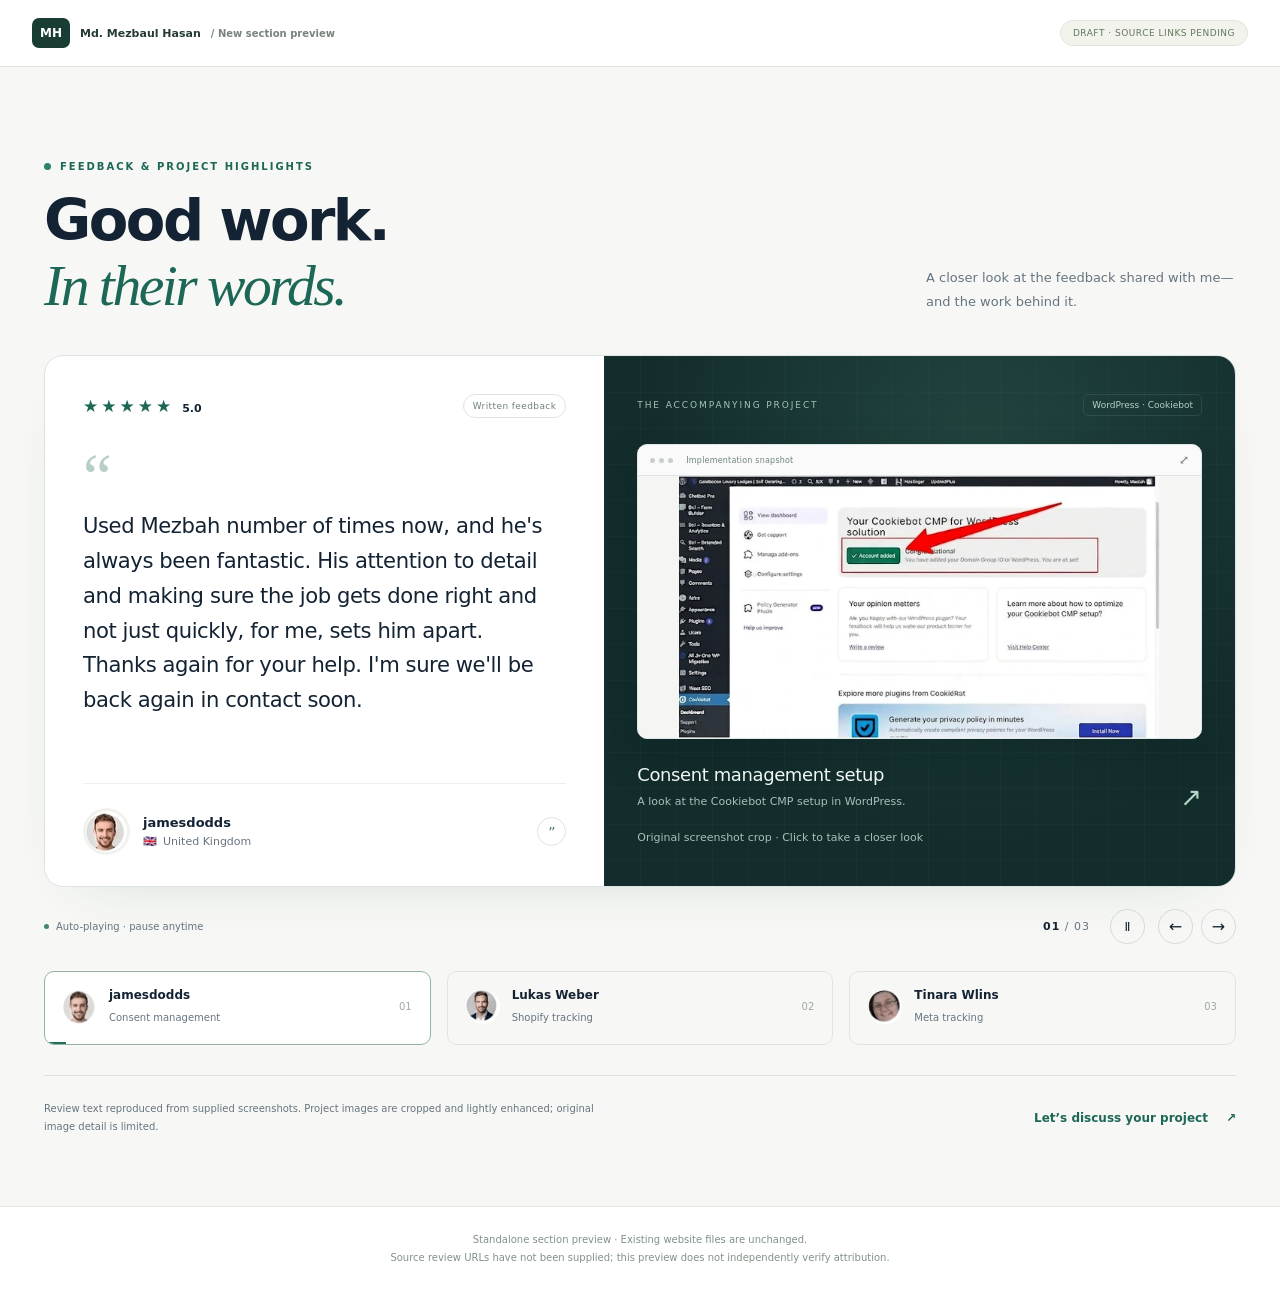
<file: reviews-preview.html>
<!DOCTYPE html><html lang="en"><head><meta charset="UTF-8"><meta name="viewport" content="width=device-width,initial-scale=1"><meta name="robots" content="noindex,nofollow"><title>Feedback & Project Highlights — Mezbaul Hasan</title><meta name="description" content="Draft preview of the review and project showcase section for Md. Mezbaul Hasan."><link rel="stylesheet" href="./review-showcase.css"><style>body{margin:0;background:#f7f8f5}.preview-top{font-family:ui-sans-serif,system-ui,sans-serif;display:flex;justify-content:space-between;align-items:center;gap:18px;padding:18px 32px;background:white;border-bottom:1px solid #e1e6e1;color:#263a34;font-size:11px}.preview-brand{display:flex;align-items:center;gap:10px;font-weight:650}.preview-mark{background:#193d35;color:white;border-radius:7px;padding:8px;font-size:12px}.preview-label{color:#77837b;font-size:10px}.preview-draft{background:#f1f3ec;border:1px solid #e0e5d9;border-radius:30px;padding:7px 12px;font-size:9px;color:#65755f;letter-spacing:.5px}.preview-end{text-align:center;font:10px/1.8 ui-sans-serif,system-ui;color:#819186;padding:24px;border-top:1px solid #e1e6e1;background:#fff}@media(max-width:600px){.preview-top{padding:13px 17px}.preview-label{display:none}.preview-draft{font-size:8px;padding:6px 8px}}</style></head><body><header class="preview-top"><div class="preview-brand"><span class="preview-mark">MH</span> Md. Mezbaul Hasan <span class="preview-label">/ New section preview</span></div><span class="preview-draft">DRAFT · SOURCE LINKS PENDING</span></header><section class="client-showcase" id="client-feedback" data-client-showcase aria-labelledby="cr-heading"><div class="cr-container">
<div class="cr-kicker">Feedback & project highlights</div><div class="cr-heading-row"><h2 id="cr-heading">Good work.<br/><em>In their words.</em></h2><p class="cr-intro">A closer look at the feedback shared with me—and the work behind it.</p></div>
<div class="cr-stage" role="region" aria-roledescription="carousel" aria-label="Reviews and accompanying project images"><article class="cr-slide" data-author="jamesdodds" data-reading-time="20000" aria-label="Review 1 of 3" aria-roledescription="slide" >
<div class="cr-review"><div class="cr-review-top"><div class="cr-stars" aria-label="5 out of 5 stars"><span aria-hidden="true">★★★★★</span><span class="cr-rating">5.0</span></div><span class="cr-type">Written feedback</span></div>
<div class="cr-quote-mark" aria-hidden="true">“</div><blockquote class="">Used Mezbah number of times now, and he&#x27;s always been fantastic. His attention to detail and making sure the job gets done right and not just quickly, for me, sets him apart. Thanks again for your help. I&#x27;m sure we&#x27;ll be back again in contact soon.</blockquote>
<div class="cr-author"><img src="./assets/reviews/jamesdodds-avatar.webp" alt="jamesdodds profile photo from supplied review" width="160" height="160" loading="lazy"/><div><p class="cr-author-name">jamesdodds</p><div class="cr-author-country"><span aria-hidden="true">🇬🇧</span> United Kingdom</div></div><span class="cr-author-icon" aria-hidden="true">”</span></div></div>
<div class="cr-project"><div class="cr-project-eyebrow"><span>THE ACCOMPANYING PROJECT</span><span>WordPress · Cookiebot</span></div>
<button class="cr-window" type="button" data-enlarge data-title="Consent management setup" aria-label="Enlarge Consent management setup screenshot"><span class="cr-window-bar" aria-hidden="true"><span class="cr-window-dot"></span><span class="cr-window-dot"></span><span class="cr-window-dot"></span><span class="cr-window-label">Implementation snapshot</span><span class="cr-window-enlarge">⤢</span></span><img src="./assets/reviews/jamesdodds-project.webp" alt="A look at the Cookiebot CMP setup in WordPress." width="1600" height="880" loading="eager"/></button>
<div class="cr-project-info"><div><h3>Consent management setup</h3><p>A look at the Cookiebot CMP setup in WordPress.</p></div><span class="cr-project-arrow" aria-hidden="true">↗</span></div><p class="cr-caption">Original screenshot crop · Click to take a closer look</p></div></article><article class="cr-slide" data-author="Lukas Weber" data-reading-time="10000" aria-label="Review 2 of 3" aria-roledescription="slide" hidden>
<div class="cr-review"><div class="cr-review-top"><div class="cr-stars" aria-label="5 out of 5 stars"><span aria-hidden="true">★★★★★</span><span class="cr-rating">5.0</span></div><span class="cr-type">Written feedback</span></div>
<div class="cr-quote-mark" aria-hidden="true">“</div><blockquote class="cr-short">Really good work</blockquote>
<div class="cr-author"><img src="./assets/reviews/lukas-weber-avatar.webp" alt="Lukas Weber profile photo from supplied review" width="160" height="160" loading="lazy"/><div><p class="cr-author-name">Lukas Weber</p><div class="cr-author-country"><span aria-hidden="true">🇩🇪</span> Germany</div></div><span class="cr-author-icon" aria-hidden="true">”</span></div></div>
<div class="cr-project"><div class="cr-project-eyebrow"><span>THE ACCOMPANYING PROJECT</span><span>Shopify · Meta</span></div>
<button class="cr-window" type="button" data-enlarge data-title="Shopify &amp; Meta integration" aria-label="Enlarge Shopify &amp; Meta integration screenshot"><span class="cr-window-bar" aria-hidden="true"><span class="cr-window-dot"></span><span class="cr-window-dot"></span><span class="cr-window-dot"></span><span class="cr-window-label">Implementation snapshot</span><span class="cr-window-enlarge">⤢</span></span><img src="./assets/reviews/lukas-weber-project.webp" alt="Facebook &amp; Instagram data-sharing configuration in Shopify." width="1600" height="880" loading="lazy"/></button>
<div class="cr-project-info"><div><h3>Shopify &amp; Meta integration</h3><p>Facebook &amp; Instagram data-sharing configuration in Shopify.</p></div><span class="cr-project-arrow" aria-hidden="true">↗</span></div><p class="cr-caption">Original screenshot crop · Click to take a closer look</p></div></article><article class="cr-slide" data-author="Tinara Wlins" data-reading-time="28000" aria-label="Review 3 of 3" aria-roledescription="slide" hidden>
<div class="cr-review"><div class="cr-review-top"><div class="cr-stars" aria-label="5 out of 5 stars"><span aria-hidden="true">★★★★★</span><span class="cr-rating">5.0</span></div><span class="cr-type">Written feedback</span></div>
<div class="cr-quote-mark" aria-hidden="true">“</div><blockquote class="">The extended timeline from my end in updating my website caused me issues but this Mezbah provided additional support and customer service making it an easy road to get tracking and tagging correct for my Meta Ads. High quality service and high value delivery of code and actions from this provider. I will use this service consistently in my business moving forward.</blockquote>
<div class="cr-author"><img src="./assets/reviews/tinara-wlins-avatar.webp" alt="Tinara Wlins profile photo from supplied review" width="160" height="160" loading="lazy"/><div><p class="cr-author-name">Tinara Wlins</p><div class="cr-author-country"><span aria-hidden="true">🇺🇸</span> United States</div></div><span class="cr-author-icon" aria-hidden="true">”</span></div></div>
<div class="cr-project"><div class="cr-project-eyebrow"><span>THE ACCOMPANYING PROJECT</span><span>Meta · Event tracking</span></div>
<button class="cr-window" type="button" data-enlarge data-title="Meta event tracking support" aria-label="Enlarge Meta event tracking support screenshot"><span class="cr-window-bar" aria-hidden="true"><span class="cr-window-dot"></span><span class="cr-window-dot"></span><span class="cr-window-dot"></span><span class="cr-window-label">Implementation snapshot</span><span class="cr-window-enlarge">⤢</span></span><img src="./assets/reviews/tinara-wlins-project.webp" alt="An accompanying snapshot from Meta Events Manager." width="1600" height="880" loading="lazy"/></button>
<div class="cr-project-info"><div><h3>Meta event tracking support</h3><p>An accompanying snapshot from Meta Events Manager.</p></div><span class="cr-project-arrow" aria-hidden="true">↗</span></div><p class="cr-caption">Original screenshot crop · Click to take a closer look</p></div></article></div>
<div class="cr-bottom"><div class="cr-rotation"><span class="cr-rotation-dot" aria-hidden="true"></span><span data-status>Auto-playing · pause anytime</span></div><div class="cr-controls"><span class="cr-counter"><b data-current>01</b> / 03</span><button class="cr-control cr-pause" type="button" data-rotation aria-label="Pause automatic slideshow">Ⅱ</button><button class="cr-control" type="button" data-prev aria-label="Previous review">←</button><button class="cr-control" type="button" data-next aria-label="Next review">→</button></div></div>
<div class="cr-tabs" role="group" aria-label="Choose a review"><button class="cr-tab" type="button" aria-pressed="true" aria-label="Show review by jamesdodds"><img src="./assets/reviews/jamesdodds-avatar.webp" alt="" width="160" height="160" loading="lazy"/><span><span class="cr-tab-title">jamesdodds</span><span class="cr-tab-label">Consent management</span></span><span class="cr-tab-no">01</span><span class="cr-tab-progress" aria-hidden="true"></span></button><button class="cr-tab" type="button" aria-pressed="false" aria-label="Show review by Lukas Weber"><img src="./assets/reviews/lukas-weber-avatar.webp" alt="" width="160" height="160" loading="lazy"/><span><span class="cr-tab-title">Lukas Weber</span><span class="cr-tab-label">Shopify tracking</span></span><span class="cr-tab-no">02</span><span class="cr-tab-progress" aria-hidden="true"></span></button><button class="cr-tab" type="button" aria-pressed="false" aria-label="Show review by Tinara Wlins"><img src="./assets/reviews/tinara-wlins-avatar.webp" alt="" width="160" height="160" loading="lazy"/><span><span class="cr-tab-title">Tinara Wlins</span><span class="cr-tab-label">Meta tracking</span></span><span class="cr-tab-no">03</span><span class="cr-tab-progress" aria-hidden="true"></span></button></div><p class="cr-sr" data-announcement role="status" aria-live="polite" aria-atomic="true"></p>
<div class="cr-footnote"><p>Review text reproduced from supplied screenshots. Project images are cropped and lightly enhanced; original image detail is limited.</p><a class="cr-contact" href="https://wa.me/8801737254856?text=Hi%20Mezbaul%2C%20I%27d%20like%20to%20discuss%20my%20tracking%20setup." target="_blank" rel="noopener noreferrer">Let’s discuss your project <span aria-hidden="true">↗</span></a></div>
</div><dialog class="cr-dialog" aria-labelledby="cr-dialog-title"><div class="cr-dialog-header"><h3 id="cr-dialog-title">Project screenshot</h3><button class="cr-dialog-close" type="button" aria-label="Close enlarged screenshot">×</button></div><img class="cr-dialog-image" alt=""/><p class="cr-dialog-caption">Supplied project screenshot · Cropped, resized and lightly sharpened. No project data or interface details have been reconstructed.</p></dialog></section><footer class="preview-end">Standalone section preview · Existing website files are unchanged.<br>Source review URLs have not been supplied; this preview does not independently verify attribution.</footer><script src="./review-showcase.js" defer></script></body></html>
</file>
<file: review-showcase.css>
/* Scoped styles: importing this section does not restyle the existing site. */
.client-showcase{--cr-ink:#142333;--cr-muted:#667480;--cr-line:#dce3e3;--cr-green:#1c6756;--cr-paper:#f7f8f5;color:var(--cr-ink);background:var(--cr-paper);padding:94px 28px 70px;font-family:Inter,ui-sans-serif,system-ui,-apple-system,BlinkMacSystemFont,"Segoe UI",sans-serif;box-sizing:border-box;overflow:hidden}.client-showcase *{box-sizing:border-box}.client-showcase button{font:inherit}.client-showcase button:focus-visible,.client-showcase a:focus-visible{outline:3px solid #248570;outline-offset:5px}.cr-container{max-width:1192px;margin:0 auto}.cr-kicker{display:flex;align-items:center;gap:9px;font-size:10px;font-weight:700;letter-spacing:2px;text-transform:uppercase;color:var(--cr-green)}.cr-kicker:before{content:"";height:7px;width:7px;border-radius:50%;background:#2d826b}.cr-heading-row{display:flex;justify-content:space-between;align-items:end;gap:30px;margin:17px 0 37px}.cr-heading-row h2{font-size:clamp(37px,4.5vw,58px);font-weight:550;letter-spacing:-2.5px;line-height:1.12;margin:0}.cr-heading-row h2 em{font-family:Georgia,"Times New Roman",serif;font-weight:400;color:var(--cr-green)}.cr-intro{max-width:310px;margin:0 0 4px;font-size:13px;color:var(--cr-muted);line-height:1.85}.cr-stage{position:relative;background:white;border:1px solid var(--cr-line);border-radius:19px;overflow:hidden;box-shadow:0 22px 60px -38px #233f3a33}.cr-slide{display:grid;grid-template-columns:47% 53%;min-height:530px}.cr-slide[hidden]{display:none}.cr-slide:not([hidden]){animation:cr-in .38s ease-out}.cr-review{padding:38px 38px 31px;display:flex;flex-direction:column;min-width:0}.cr-review-top{display:flex;align-items:center;justify-content:space-between;gap:15px}.cr-stars{color:var(--cr-green);font-size:17px;letter-spacing:3px}.cr-rating{color:var(--cr-ink);font-size:11px;font-weight:650;letter-spacing:0;margin-left:8px}.cr-type{border:1px solid var(--cr-line);color:#708178;padding:6px 9px;border-radius:50px;font-size:9px;letter-spacing:.4px;white-space:nowrap}.cr-quote-mark{font-family:Georgia,serif;font-size:65px;line-height:.75;color:#b7cfc4;margin-top:35px;height:42px}.cr-review blockquote{margin:14px 0 27px;font-size:clamp(17px,1.65vw,22px);font-weight:450;line-height:1.65;letter-spacing:-.42px;max-width:460px}.cr-review blockquote.cr-short{font-size:38px;letter-spacing:-1.3px;line-height:1.4;margin-top:26px}.cr-author{display:flex;align-items:center;gap:13px;padding-top:24px;margin-top:auto;border-top:1px solid #edf0eb}.cr-author img{width:47px;height:47px;object-fit:cover;border:3px solid #f0f2ed;border-radius:50%}.cr-author-name{font-size:13px;font-weight:650;margin:0 0 5px}.cr-author-country{font-size:11px;color:var(--cr-muted);display:flex;align-items:center;gap:6px}.cr-author-icon{margin-left:auto;width:29px;height:29px;border:1px solid var(--cr-line);display:grid;place-items:center;color:#597967;border-radius:50%;font-size:14px}.cr-project{background:#132c2c;position:relative;display:flex;flex-direction:column;justify-content:center;padding:33px;overflow:hidden}.cr-project:before{position:absolute;inset:0;content:"";background:radial-gradient(ellipse at 60% 20%,#33655970,transparent 65%),linear-gradient(#ffffff06 1px,transparent 1px),linear-gradient(90deg,#ffffff06 1px,transparent 1px);background-size:auto,36px 36px,36px 36px;pointer-events:none}.cr-project>*{position:relative}.cr-project-eyebrow{color:#a6c2b9;font-size:9px;letter-spacing:1.9px;display:flex;justify-content:space-between;align-items:center;margin-bottom:28px}.cr-project-eyebrow span:last-child{letter-spacing:0;color:#b6cdc5;border:1px solid #577c704d;padding:5px 8px;border-radius:5px}.cr-window{display:block;text-align:left;cursor:zoom-in;background:#f1f3f1;padding:0;width:100%;border:1px solid #dee8e6;border-radius:10px;overflow:hidden;box-shadow:0 18px 40px #03191840;transition:transform .25s ease,box-shadow .25s ease;color:var(--cr-ink)}.cr-window:hover{transform:translateY(-4px);box-shadow:0 24px 40px #03191865}.cr-window-bar{height:31px;background:#f9faf9;border-bottom:1px solid #dce5e4;display:flex;align-items:center;gap:4px;padding:0 12px}.cr-window-dot{height:5px;width:5px;background:#c7d0ce;border-radius:50%;display:inline-block}.cr-window-label{font-size:8px;color:#71837f;margin-left:9px;letter-spacing:.2px}.cr-window-enlarge{margin-left:auto;font-size:12px;color:#5c716a}.cr-window img{display:block;width:100%;height:262px;object-fit:contain;object-position:center;background:#f5f6f3}.cr-project-info{display:flex;justify-content:space-between;align-items:end;gap:14px;margin-top:23px}.cr-project h3{font-size:18px;letter-spacing:-.4px;color:#eff8f2;font-weight:500;line-height:1.4;margin:0 0 6px}.cr-project p{font-size:11px;line-height:1.7;color:#a7c0b8;margin:0;max-width:355px}.cr-project-arrow{color:#b5d6c7;font-size:26px}.cr-caption{color:#78958a;font-size:9px;margin-top:17px!important}.cr-bottom{display:flex;justify-content:space-between;align-items:center;gap:15px;margin:22px 0 27px}.cr-rotation{font-size:10px;color:var(--cr-muted);display:flex;align-items:center;gap:7px}.cr-rotation-dot{width:5px;height:5px;border-radius:50%;background:#438570}.cr-controls{display:flex;gap:8px;align-items:center}.cr-counter{font-size:11px;font-variant-numeric:tabular-nums;letter-spacing:1px;margin-right:12px;color:var(--cr-muted)}.cr-counter b{font-weight:600;color:var(--cr-ink)}.cr-control{border:1px solid #d4ddda;background:transparent;border-radius:50%;width:35px;height:35px;display:grid;place-items:center;color:var(--cr-ink);cursor:pointer;font-size:17px;transition:background .18s}.cr-control:hover{background:#e8eeea}.cr-control.cr-pause{font-size:12px;margin-right:5px}.cr-tabs{display:grid;grid-template-columns:repeat(3,1fr);gap:16px}.cr-tab{position:relative;overflow:hidden;display:flex;align-items:center;text-align:left;gap:12px;border:1px solid #dfe6e0;border-radius:10px;padding:16px 18px 19px;background:transparent;color:var(--cr-ink);cursor:pointer;transition:background .2s,border-color .2s}.cr-tab:hover{background:#eff3ee}.cr-tab[aria-pressed="true"]{background:white;border-color:#91b4a3}.cr-tab img{width:34px;height:34px;border-radius:50%;object-fit:cover;filter:saturate(.7)}.cr-tab-title{display:block;font-size:12px;font-weight:600;margin-bottom:4px}.cr-tab-label{font-size:10px;color:var(--cr-muted)}.cr-tab-no{margin-left:auto;font-size:10px;color:#9eaaa1}.cr-tab-progress{position:absolute;left:0;bottom:0;height:2px;background:#246f59;width:0}.cr-tab[aria-pressed="true"] .cr-tab-progress{width:calc(var(--cr-progress,0)*100%)}.cr-footnote{display:flex;justify-content:space-between;gap:20px;align-items:center;margin-top:30px;padding-top:24px;border-top:1px solid var(--cr-line)}.cr-footnote p{font-size:10px;line-height:1.8;color:var(--cr-muted);max-width:550px;margin:0}.cr-contact{display:inline-flex;align-items:center;gap:18px;white-space:nowrap;color:var(--cr-green);font-size:12px;font-weight:650;text-decoration:none}.cr-contact:hover{text-decoration:underline}.cr-sr{position:absolute!important;width:1px;height:1px;padding:0;margin:-1px;overflow:hidden;clip:rect(0,0,0,0);white-space:nowrap;border:0}.cr-dialog{border:1px solid #cfdcd5;border-radius:17px;padding:0;width:min(1100px,94vw);max-height:92vh;overflow:auto;background:#f6f8f5;color:#142333;box-shadow:0 25px 100px #061b3155;font-family:Inter,ui-sans-serif,system-ui,sans-serif}.cr-dialog::backdrop{background:#0c202cbd;backdrop-filter:blur(7px)}.cr-dialog-header{padding:20px 24px;display:flex;justify-content:space-between;align-items:center;gap:18px;border-bottom:1px solid #dce4df}.cr-dialog h3{font-size:17px;margin:0;font-weight:550}.cr-dialog-close{font-family:inherit;border:1px solid #cfdad4;background:white;color:#243b32;border-radius:50%;width:34px;height:34px;cursor:pointer;font-size:21px}.cr-dialog-image{display:block;max-width:100%;max-height:66vh;width:auto;margin:20px auto;object-fit:contain}.cr-dialog-caption{font-size:11px;color:#617169;padding:0 24px 21px;line-height:1.8;margin:0}.cr-dialog-close:focus-visible{outline:3px solid #248570;outline-offset:3px}@keyframes cr-in{from{opacity:0;transform:translateY(5px)}to{opacity:1;transform:translateY(0)}}@media(min-width:1350px){.cr-review{padding:42px}.cr-project{padding:38px}.cr-slide{min-height:548px}}@media(max-width:920px){.client-showcase{padding:65px 22px}.cr-heading-row h2{font-size:46px}.cr-heading-row{align-items:start}.cr-intro{max-width:260px}.cr-review{padding:27px}.cr-project{padding:25px}.cr-review blockquote{font-size:17px}.cr-window img{height:220px}.cr-project-info{display:block}.cr-project-arrow{display:none}.cr-type{display:none}.cr-tab{padding:13px 11px 16px;gap:9px}.cr-tab-no{display:none}.cr-tab-title{font-size:11px}.cr-tab-label{font-size:9px}}@media(max-width:680px){.client-showcase{padding:47px 17px}.cr-heading-row{display:block;margin-bottom:26px}.cr-heading-row h2{font-size:43px;letter-spacing:-1.9px}.cr-intro{margin-top:18px;max-width:350px;font-size:12px}.cr-slide{grid-template-columns:1fr;min-height:0}.cr-review{min-height:390px;padding:26px}.cr-review blockquote{font-size:18px;line-height:1.65;max-width:none}.cr-quote-mark{margin-top:24px;height:29px;font-size:52px}.cr-review blockquote.cr-short{font-size:33px}.cr-project{padding:23px}.cr-project-eyebrow{margin-bottom:17px}.cr-window img{height:220px}.cr-project h3{font-size:17px}.cr-project-info{margin-top:17px}.cr-project p{font-size:11px}.cr-caption{margin-top:12px!important}.cr-tabs{gap:7px}.cr-tab{display:block;text-align:center;padding:12px 5px 16px}.cr-tab img{width:31px;height:31px;margin-bottom:6px}.cr-tab-title{font-size:10px}.cr-tab-label{display:none}.cr-counter{margin-right:3px}.cr-controls{gap:6px}.cr-control{width:32px;height:32px}.cr-rotation{font-size:9px}.cr-footnote{align-items:start;flex-direction:column;gap:15px}.cr-type{display:block}.cr-footnote p{font-size:9px}.cr-dialog-header{padding:15px}.cr-dialog h3{font-size:14px}.cr-dialog-caption{padding:0 15px 17px}.cr-dialog-image{margin:12px auto}.cr-bottom{margin:17px 0}.cr-kicker{font-size:9px}}@media(prefers-reduced-motion:reduce){.client-showcase *{animation:none!important;transition:none!important;scroll-behavior:auto!important}}
</file>
